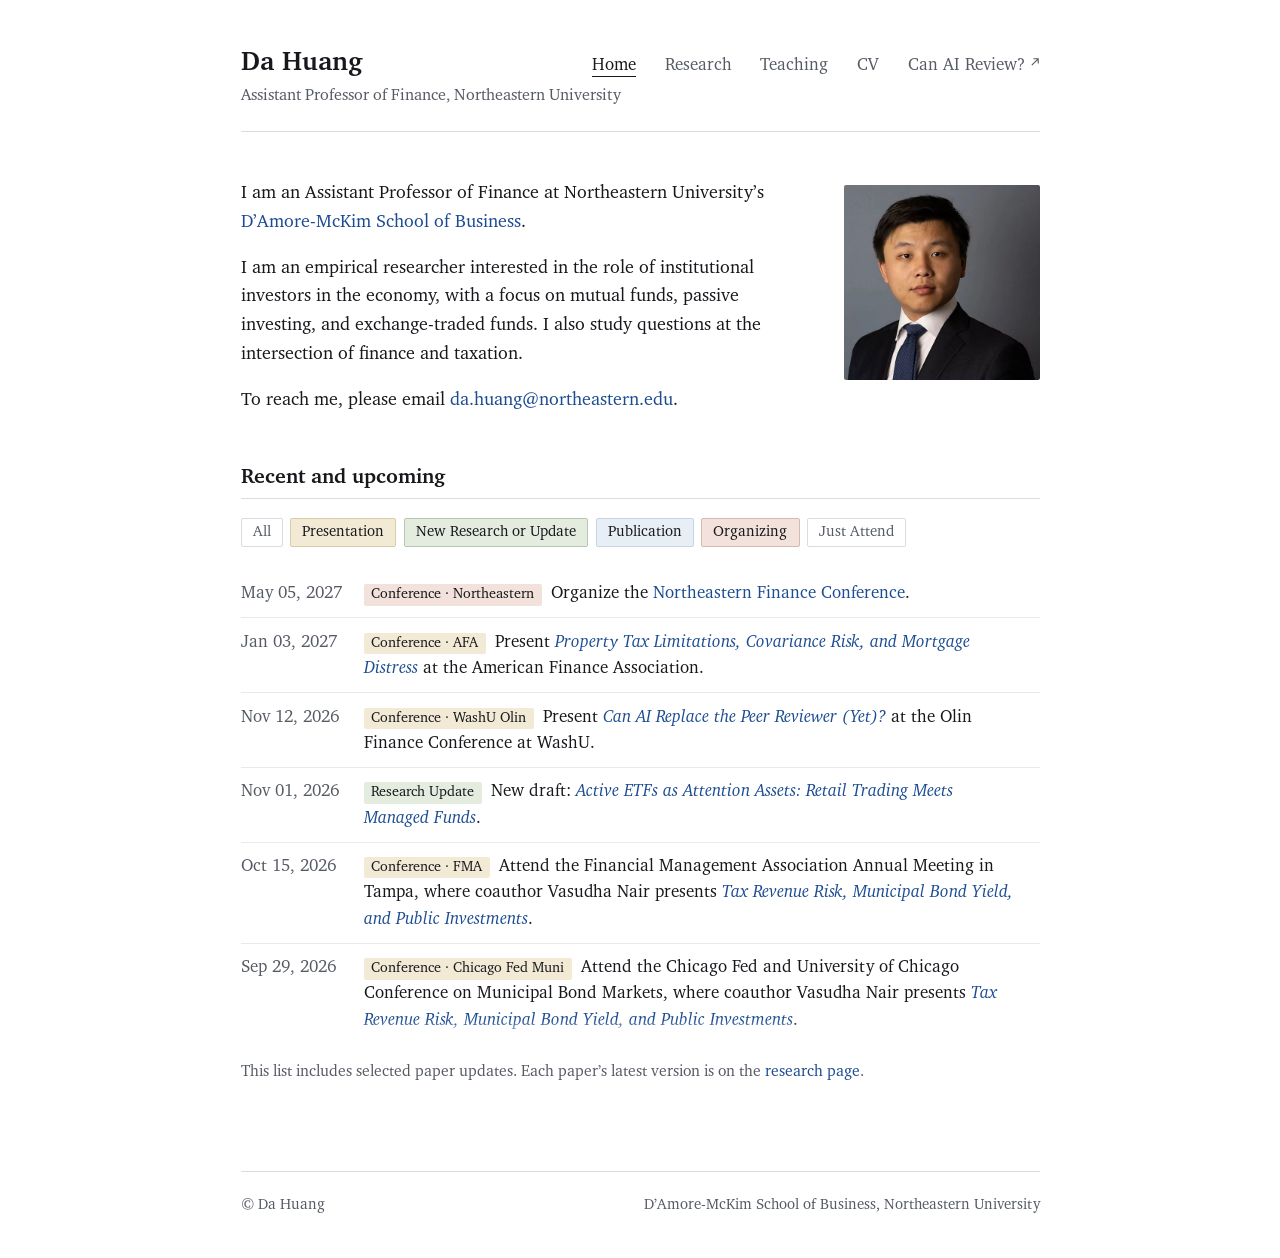
<file: index.html>
<!doctype html>
<html lang="en">
<head>
  <meta charset="utf-8">
  <meta http-equiv="X-UA-Compatible" content="chrome=1">
  <title>Da Huang — Assistant Professor of Finance</title>
  <meta name="description" content="Da Huang is an Assistant Professor of Finance at Northeastern University's D'Amore-McKim School of Business. Empirical research on institutional investors, mutual funds, passive investing, and ETFs.">
  <meta name="viewport" content="width=device-width, initial-scale=1">

  <!-- Favicon -->
  <link rel="icon" type="image/svg+xml" href="favicon.svg">
  <link rel="icon" type="image/png" sizes="32x32" href="favicon-32.png">
  <link rel="apple-touch-icon" href="apple-touch-icon.png">

  <!-- Social card (Open Graph / iMessage) -->
  <meta property="og:type" content="profile">
  <meta property="og:site_name" content="Da Huang">
  <meta property="og:title" content="Da Huang — Assistant Professor of Finance">
  <meta property="og:description" content="Assistant Professor of Finance at Northeastern University. Empirical research on institutional investors, mutual funds, passive investing, and ETFs.">
  <meta property="og:url" content="https://dahuang-finance.github.io/">
  <meta property="og:image" content="https://dahuang-finance.github.io/og-card.png">
  <meta property="og:image:width" content="1200">
  <meta property="og:image:height" content="630">
  <meta property="og:image:alt" content="Da Huang — Assistant Professor of Finance, Northeastern University">
  <meta property="profile:first_name" content="Da">
  <meta property="profile:last_name" content="Huang">
  <meta name="twitter:card" content="summary_large_image">

  <link rel="preload" href="fonts/xcharter-roman.woff2" as="font" type="font/woff2" crossorigin>
  <link rel="preload" href="fonts/xcharter-bold.woff2" as="font" type="font/woff2" crossorigin>
  <link rel="stylesheet" href="stylesheets/styles.css?v=2">
</head>
<body>
  <main class="page">

    <header class="site-header">
      <div class="brand">
        <h1 class="name"><a href="./">Da Huang</a></h1>
        <p class="role">Assistant Professor of Finance, Northeastern University</p>
      </div>
      <nav class="primary" aria-label="Primary">
        <ul>
          <li><a href="./" aria-current="page">Home</a></li>
          <li><a href="research.html">Research</a></li>
          <li><a href="teaching.html">Teaching</a></li>
          <li><a href="cv.html">CV</a></li>
          <li><a href="https://canaireview.com" target="_blank" rel="noopener">Can AI Review?</a></li>
        </ul>
      </nav>
    </header>

    <section class="hero">
      <div class="lede">
        <p>I am an Assistant Professor of Finance at Northeastern University&rsquo;s <a href="https://damore-mckim.northeastern.edu/" target="_blank" rel="noopener">D&rsquo;Amore-McKim School of Business</a>.</p>
        <p>I am an empirical researcher interested in the role of institutional investors in the economy, with a focus on mutual funds, passive investing, and exchange-traded funds. I also study questions at the intersection of finance and taxation.</p>
        <p>To reach me, please email <a href="mailto:da.huang@northeastern.edu">da.huang@northeastern.edu</a>.</p>
      </div>
      <figure class="portrait">
        <img src="dh2016.jpg" alt="Da Huang" width="520" height="520">
      </figure>
    </section>

    <section>
      <h2 id="recent">Recent and upcoming</h2>

      <div class="recent-filters" role="group" aria-label="Filter recent and upcoming items">
        <button type="button" class="filter-badge" data-filter="all"          aria-pressed="false">All</button>
        <button type="button" class="filter-badge" data-filter="presentation" aria-pressed="true">Presentation</button>
        <button type="button" class="filter-badge" data-filter="new"          aria-pressed="true">New Research or Update</button>
        <button type="button" class="filter-badge" data-filter="publication"  aria-pressed="true">Publication</button>
        <button type="button" class="filter-badge" data-filter="organize"     aria-pressed="true">Organizing</button>
        <button type="button" class="filter-badge" data-filter="event"        aria-pressed="false">Just Attend</button>
      </div>

      <ul class="recent-feed">
        <li class="recent-entry" data-category="organize">
          <span class="when">May 05, 2027</span><span class="kind organize">Conference &middot; Northeastern</span>Organize the <a href="https://damore-mckim.northeastern.edu/finance-conference/" target="_blank" rel="noopener">Northeastern Finance Conference</a>.
        </li>
        <li class="recent-entry" data-category="presentation">
          <span class="when">Jan 03, 2027</span><span class="kind conference">Conference &middot; AFA</span>Present <a href="https://papers.ssrn.com/sol3/papers.cfm?abstract_id=4332670" target="_blank" rel="noopener"><em>Property Tax Limitations, Covariance Risk, and Mortgage Distress</em></a> at the American Finance Association.
        </li>
        <li class="recent-entry" data-category="event">
          <span class="when">Dec 05, 2026</span><span class="kind event">Conference &middot; FRA</span>Attend the Financial Research Association Conference.
        </li>
        <li class="recent-entry" data-category="presentation">
          <span class="when">Nov 12, 2026</span><span class="kind conference">Conference &middot; WashU Olin</span>Present <a href="https://papers.ssrn.com/sol3/papers.cfm?abstract_id=6872380" target="_blank" rel="noopener"><em>Can AI Replace the Peer Reviewer (Yet)?</em></a> at the Olin Finance Conference at WashU.
        </li>
        <li class="recent-entry" data-category="new">
          <span class="when">Nov 01, 2026</span><span class="kind new">Research Update</span>New draft: <a href="https://papers.ssrn.com/sol3/papers.cfm?abstract_id=5426275" target="_blank" rel="noopener"><em>Active ETFs as Attention Assets: Retail Trading Meets Managed Funds</em></a>.
        </li>
        <li class="recent-entry" data-category="presentation">
          <span class="when">Oct 15, 2026</span><span class="kind conference">Conference &middot; FMA</span>Attend the Financial Management Association Annual Meeting in Tampa, where coauthor Vasudha Nair presents <a href="research.html#tax-revenue-risk"><em>Tax Revenue Risk, Municipal Bond Yield, and Public Investments</em></a>.
        </li>
        <li class="recent-entry" data-category="event">
          <span class="when">Oct 01, 2026</span><span class="kind event">Conference &middot; Four Corners</span>Attend the Four Corners Index Investing Fall Conference at the DFA.
        </li>
        <li class="recent-entry" data-category="presentation">
          <span class="when">Sep 29, 2026</span><span class="kind conference">Conference &middot; Chicago Fed Muni</span>Attend the Chicago Fed and University of Chicago Conference on Municipal Bond Markets, where coauthor Vasudha Nair presents <a href="research.html#tax-revenue-risk"><em>Tax Revenue Risk, Municipal Bond Yield, and Public Investments</em></a>.
        </li>
        <li class="recent-entry" data-category="new">
          <span class="when">Sep 07, 2026</span><span class="kind new">Research Update</span>New draft: <a href="https://papers.ssrn.com/sol3/papers.cfm?abstract_id=6872380" target="_blank" rel="noopener"><em>Can AI Replace the Peer Reviewer (Yet)?</em></a>, now covering ten frontier models from Anthropic and OpenAI, from Opus 4.5 and GPT-5.1 through <span class="mark">Fable 5.1</span> and <span class="mark">GPT-6 Astra</span>. Also see results at <a href="https://canaireview.com" target="_blank" rel="noopener">CanAIReview.com</a>.
        </li>
        <li class="recent-entry" data-category="new">
          <span class="when">Aug 13, 2026</span><span class="kind new">Research Update</span>New draft: <a href="https://papers.ssrn.com/sol3/papers.cfm?abstract_id=5200592" target="_blank" rel="noopener"><em>All Shareholder Votes Are Not Created Equal</em></a>.
        </li>
        <li class="recent-entry" data-category="event">
          <span class="when">Jul 18, 2026</span><span class="kind event">Conference &middot; NBER SI</span>Attend the NBER SI Financial Market Structure.
        </li>
        <li class="recent-entry" data-category="event">
          <span class="when">Jun 12, 2026</span><span class="kind event">Conference &middot; FTG Bridging</span>Attend the FTG Conference on Bridging Theory and Empirical Research in Finance at Boston College.
        </li>
        <li class="recent-entry" data-category="new">
          <span class="when">Jun 03, 2026</span><span class="kind new">New Research</span>New paper: <a href="https://papers.ssrn.com/sol3/papers.cfm?abstract_id=6872380" target="_blank" rel="noopener"><span class="mark"><em>Can AI Replace the Peer Reviewer (Yet)?</em></span></a> We compare human and AI review scores for Utah Winter Finance Conference papers and find that AI complements but cannot replace human reviewers in scientific evaluation. Companion paper to the website <a href="https://canaireview.com" target="_blank" rel="noopener"><span class="mark">CanAIReview.com</span></a>.
        </li>
        <li class="recent-entry" data-category="presentation">
          <span class="when">May 08, 2026</span><span class="kind conference">Conference &middot; CFMR</span>Present <a href="https://papers.ssrn.com/sol3/papers.cfm?abstract_id=5426275" target="_blank" rel="noopener"><em>Active ETFs as Attention Assets: Retail Trading Meets Managed Funds</em></a> at the Conference on Financial Market Regulation at the SEC. <span class="mark">One of only two papers on the program</span> featured in Commissioner Uyeda&rsquo;s <a href="https://www.sec.gov/newsroom/speeches-statements/uyeda-remarks-conference-financial-market-regulation-050726#_ftn7:~:text=Da%20Huang,Managed%20Funds%20(Apr.%202026)" target="_blank" rel="noopener">remarks</a>.
        </li>
        <li class="recent-entry" data-category="organize">
          <span class="when">May 07, 2026</span><span class="kind organize">Conference &middot; Four Corners</span>Organize and host the Four Corners Index Investing Conference at Northeastern University.
        </li>
        <li class="recent-entry" data-category="presentation">
          <span class="when">May 07, 2026</span><span class="kind conference">Conference &middot; Four Corners</span>Attend the Four Corners Index Investing Conference, where coauthor Davidson Heath presents <a href="https://papers.ssrn.com/sol3/papers.cfm?abstract_id=5200592" target="_blank" rel="noopener"><em>All Shareholder Votes Are Not Created Equal</em></a>.
        </li>
        <li class="recent-entry" data-category="new">
          <span class="when">May 03, 2026</span><span class="kind new">New Research</span>Launch <a href="https://canaireview.com" target="_blank" rel="noopener"><span class="mark">CanAIReview.com</span></a> &mdash; measuring whether large language models can substitute for human reviewers in academic peer review.
        </li>
        <li class="recent-entry" data-category="presentation">
          <span class="when">Apr 17, 2026</span><span class="kind seminar">Seminar &middot; UConn</span>Present <a href="https://papers.ssrn.com/sol3/papers.cfm?abstract_id=5426275" target="_blank" rel="noopener"><em>Active ETFs as Attention Assets: Retail Trading Meets Managed Funds</em></a> at the University of Connecticut.
        </li>
        <li class="recent-entry" data-category="event">
          <span class="when">Mar 20, 2026</span><span class="kind event">Conference &middot; Napa</span>Attend the UC Davis-FMA Napa Finance Conference.
        </li>
        <li class="recent-entry" data-category="presentation">
          <span class="when">Mar 13, 2026</span><span class="kind conference">Conference &middot; MFA</span>Present <a href="https://papers.ssrn.com/sol3/papers.cfm?abstract_id=5200592" target="_blank" rel="noopener"><em>All Shareholder Votes Are Not Created Equal</em></a> at the Midwest Finance Association Annual Meeting.
        </li>
        <li class="recent-entry" data-category="event">
          <span class="when">Feb 26, 2026</span><span class="kind event">Conference &middot; ASU Sonoran</span>Attend the ASU Sonoran Winter Finance Conference.
        </li>
        <li class="recent-entry" data-category="event">
          <span class="when">Feb 04, 2026</span><span class="kind event">Conference &middot; UWFC</span>Attend the Utah Winter Finance Conference.
        </li>
        <li class="recent-entry" data-category="event">
          <span class="when">Jan 03, 2026</span><span class="kind event">Conference &middot; AFA</span>Attend the American Finance Association Annual Meeting in Philadelphia.
        </li>
        <li class="recent-entry" data-category="event">
          <span class="when">Dec 06, 2025</span><span class="kind event">Conference &middot; FRA</span>Attend the Financial Research Association Conference.
        </li>
        <li class="recent-entry" data-category="event">
          <span class="when">Dec 05, 2025</span><span class="kind event">Conference &middot; NBER Big Data</span>Attend the NBER Big Data Winter Conference.
        </li>
        <li class="recent-entry" data-category="publication">
          <span class="when">Nov 05, 2025</span><span class="kind published">JFQA</span><a href="https://doi.org/10.1017/S0022109025102378" target="_blank" rel="noopener">ETF Sampling and Index Arbitrage</a>, with Jonathan Brogaard and Davidson Heath, in the <em>Journal of Financial and Quantitative Analysis</em>, Volume 61, Issue 2 (March 2026), pp. 547&ndash;579.
        </li>
        <li class="recent-entry" data-category="event">
          <span class="when">Sep 26, 2025</span><span class="kind event">Conference &middot; Four Corners</span>Attend the Four Corners Index Investing Fall Conference at ICI.
        </li>
        <li class="recent-entry" data-category="event">
          <span class="when">Jul 12, 2025</span><span class="kind event">Conference &middot; NBER Big Data</span>Attend the NBER Big Data Summer Conference.
        </li>
        <li class="recent-entry" data-category="presentation">
          <span class="when">Jun 16, 2025</span><span class="kind workshop">Workshop &middot; ICI</span>Present <a href="https://papers.ssrn.com/sol3/papers.cfm?abstract_id=5426275" target="_blank" rel="noopener"><em>Active ETFs as Attention Assets: Retail Trading Meets Managed Funds</em></a> at the ICI Summer Research Workshop.
        </li>
        <li class="recent-entry" data-category="presentation">
          <span class="when">May 22, 2025</span><span class="kind conference">Conference &middot; Cavalcade NA</span>Present <a href="https://papers.ssrn.com/sol3/papers.cfm?abstract_id=5200592" target="_blank" rel="noopener"><em>All Shareholder Votes Are Not Created Equal</em></a> at the SFS Cavalcade North America.
        </li>
        <li class="recent-entry" data-category="event">
          <span class="when">May 04, 2025</span><span class="kind event">Conference &middot; Four Corners</span>Attend the Four Corners Index Investing Spring Conference at Vanderbilt.
        </li>
        <li class="recent-entry" data-category="event">
          <span class="when">Apr 24, 2025</span><span class="kind event">Conference &middot; Kentucky</span>Attend the Kentucky Finance Conference.
        </li>
        <li class="recent-entry" data-category="presentation">
          <span class="when">Apr 11, 2025</span><span class="kind conference">Conference &middot; Drexel Governance</span>Present <a href="https://papers.ssrn.com/sol3/papers.cfm?abstract_id=5200592" target="_blank" rel="noopener"><em>All Shareholder Votes Are Not Created Equal</em></a> at the Corporate Governance Conference at Drexel University.
        </li>
        <li class="recent-entry" data-category="event">
          <span class="when">Mar 22, 2025</span><span class="kind event">Conference &middot; Napa</span>Attend the UC Davis-FMA Napa Finance Conference.
        </li>
        <li class="recent-entry" data-category="event">
          <span class="when">Feb 13, 2025</span><span class="kind event">Conference &middot; ASU Sonoran</span>Attend the ASU Sonoran Winter Finance Conference.
        </li>
        <li class="recent-entry" data-category="event">
          <span class="when">Feb 05, 2025</span><span class="kind event">Conference &middot; UWFC</span>Attend the Utah Winter Finance Conference.
        </li>
        <li class="recent-entry" data-category="event">
          <span class="when">Dec 13, 2024</span><span class="kind event">Conference &middot; NBER Big Data</span>Attend the NBER Big Data Winter Conference.
        </li>
        <li class="recent-entry" data-category="event">
          <span class="when">Dec 07, 2024</span><span class="kind event">Conference &middot; FRA</span>Attend the Financial Research Association Conference.
        </li>
        <li class="recent-entry" data-category="event">
          <span class="when">Oct 16, 2024</span><span class="kind event">Conference &middot; Four Corners</span>Attend the Four Corners Index Investing Fall Conference at the University of Washington.
        </li>
        <li class="recent-entry" data-category="event">
          <span class="when">Jun 13, 2024</span><span class="kind event">Conference &middot; FTG Bridging</span>Attend the FTG Conference on Bridging Theory and Empirical Research in Finance at Boston College.
        </li>
        <li class="recent-entry" data-category="event">
          <span class="when">May 23, 2024</span><span class="kind event">Conference &middot; Four Corners</span>Attend the Four Corners Index Investing Spring Conference at UVA Darden.
        </li>
        <li class="recent-entry" data-category="publication">
          <span class="when">Apr 17, 2024</span><span class="kind published">JF</span><a href="https://onlinelibrary.wiley.com/doi/full/10.1111/jofi.13337" target="_blank" rel="noopener">Non-Standard Errors</a>, Menkveld et al., in the <em>Journal of Finance</em>, Volume 79, Issue 3 (June 2024), pp. 2339&ndash;2390.
        </li>
        <li class="recent-entry" data-category="event">
          <span class="when">Feb 08, 2024</span><span class="kind event">Conference &middot; ASU Sonoran</span>Attend the ASU Sonoran Winter Finance Conference.
        </li>
        <li class="recent-entry" data-category="event">
          <span class="when">Jan 31, 2024</span><span class="kind event">Conference &middot; UWFC</span>Attend the Utah Winter Finance Conference.
        </li>
        <li class="recent-entry" data-category="event">
          <span class="when">Jan 05, 2024</span><span class="kind event">Conference &middot; AFA</span>Attend the American Finance Association Annual Meeting in San Antonio.
        </li>
        <li class="recent-entry" data-category="event">
          <span class="when">Dec 09, 2023</span><span class="kind event">Conference &middot; FRA</span>Attend the Financial Research Association Conference.
        </li>
        <li class="recent-entry" data-category="event">
          <span class="when">Oct 26, 2023</span><span class="kind event">Conference &middot; Four Corners</span>Attend the Four Corners Index Investing Fall Conference at Vanguard.
        </li>
        <li class="recent-empty">No items in the selected categories.</li>
      </ul>
      <p class="feed-note">This list includes selected paper updates. Each paper&rsquo;s latest version is on the <a href="research.html">research page</a>.</p>
    </section>

    <script>
    (function () {
      const buttons = document.querySelectorAll('.filter-badge');
      const feed    = document.querySelector('.recent-feed');
      const entries = document.querySelectorAll('.recent-entry[data-category]');
      const state = { presentation: true, new: true, publication: true, organize: true, event: false };

      function render() {
        let visibleCount = 0;
        entries.forEach(el => {
          const show = state[el.dataset.category];
          el.classList.toggle('is-hidden', !show);
          if (show) visibleCount++;
        });
        feed.classList.toggle('is-empty', visibleCount === 0);

        buttons.forEach(btn => {
          const f = btn.dataset.filter;
          const active = (f === 'all')
            ? Object.values(state).every(Boolean)
            : state[f];
          btn.setAttribute('aria-pressed', active ? 'true' : 'false');
        });
      }

      buttons.forEach(btn => {
        btn.addEventListener('click', () => {
          const f = btn.dataset.filter;

          if (f === 'all') {
            // "All": from all-on, clear everything; otherwise turn everything on.
            const allActive = Object.values(state).every(Boolean);
            const next = !allActive;
            for (const k of Object.keys(state)) state[k] = next;
          } else {
            // Category: independent toggle (deselect X if on, select X if off).
            state[f] = !state[f];
          }
          render();
        });
      });

      render();
    })();
    </script>

  </main>

  <footer class="site-footer">
    <span>&copy; Da Huang</span>
    <span>D&rsquo;Amore-McKim School of Business, Northeastern University</span>
  </footer>
</body>
</html>
</file>
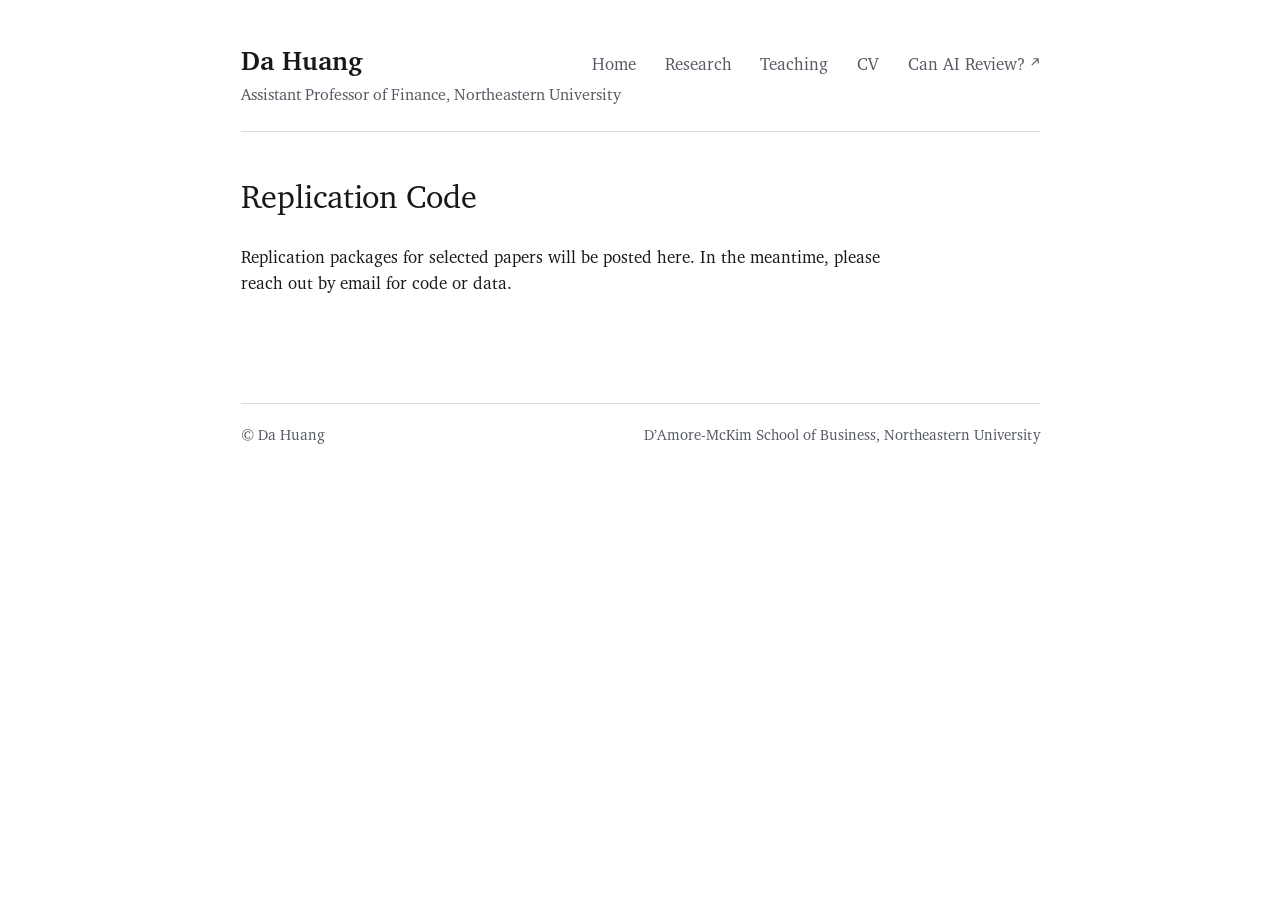
<file: code.html>
<!doctype html>
<html lang="en">
<head>
  <meta charset="utf-8">
  <meta http-equiv="X-UA-Compatible" content="chrome=1">
  <title>Replication Code — Da Huang</title>
  <meta name="description" content="Replication code for Da Huang's research.">
  <meta name="viewport" content="width=device-width, initial-scale=1">

  <!-- Favicon -->
  <link rel="icon" type="image/svg+xml" href="favicon.svg">
  <link rel="icon" type="image/png" sizes="32x32" href="favicon-32.png">
  <link rel="apple-touch-icon" href="apple-touch-icon.png">

  <!-- Social card (Open Graph / iMessage) -->
  <meta property="og:type" content="website">
  <meta property="og:site_name" content="Da Huang">
  <meta property="og:title" content="Replication Code — Da Huang">
  <meta property="og:description" content="Replication code for Da Huang's research.">
  <meta property="og:url" content="https://dahuang-finance.github.io/code.html">
  <meta property="og:image" content="https://dahuang-finance.github.io/og-card.png">
  <meta property="og:image:width" content="1200">
  <meta property="og:image:height" content="630">
  <meta property="og:image:alt" content="Da Huang — Assistant Professor of Finance, Northeastern University">
  <meta name="twitter:card" content="summary_large_image">

  <link rel="preload" href="fonts/xcharter-roman.woff2" as="font" type="font/woff2" crossorigin>
  <link rel="preload" href="fonts/xcharter-bold.woff2" as="font" type="font/woff2" crossorigin>
  <link rel="stylesheet" href="stylesheets/styles.css?v=2">
</head>
<body>
  <main class="page">

    <header class="site-header">
      <div class="brand">
        <p class="name"><a href="./">Da Huang</a></p>
        <p class="role">Assistant Professor of Finance, Northeastern University</p>
      </div>
      <nav class="primary" aria-label="Primary">
        <ul>
          <li><a href="./">Home</a></li>
          <li><a href="research.html">Research</a></li>
          <li><a href="teaching.html">Teaching</a></li>
          <li><a href="cv.html">CV</a></li>
          <li><a href="https://canaireview.com" target="_blank" rel="noopener">Can AI Review?</a></li>
        </ul>
      </nav>
    </header>

    <h1 class="page-title">Replication Code</h1>

    <div class="prose">
      <p>Replication packages for selected papers will be posted here. In the meantime, please reach out by email for code or data.</p>
    </div>

  </main>

  <footer class="site-footer">
    <span>&copy; Da Huang</span>
    <span>D&rsquo;Amore-McKim School of Business, Northeastern University</span>
  </footer>
</body>
</html>
</file>
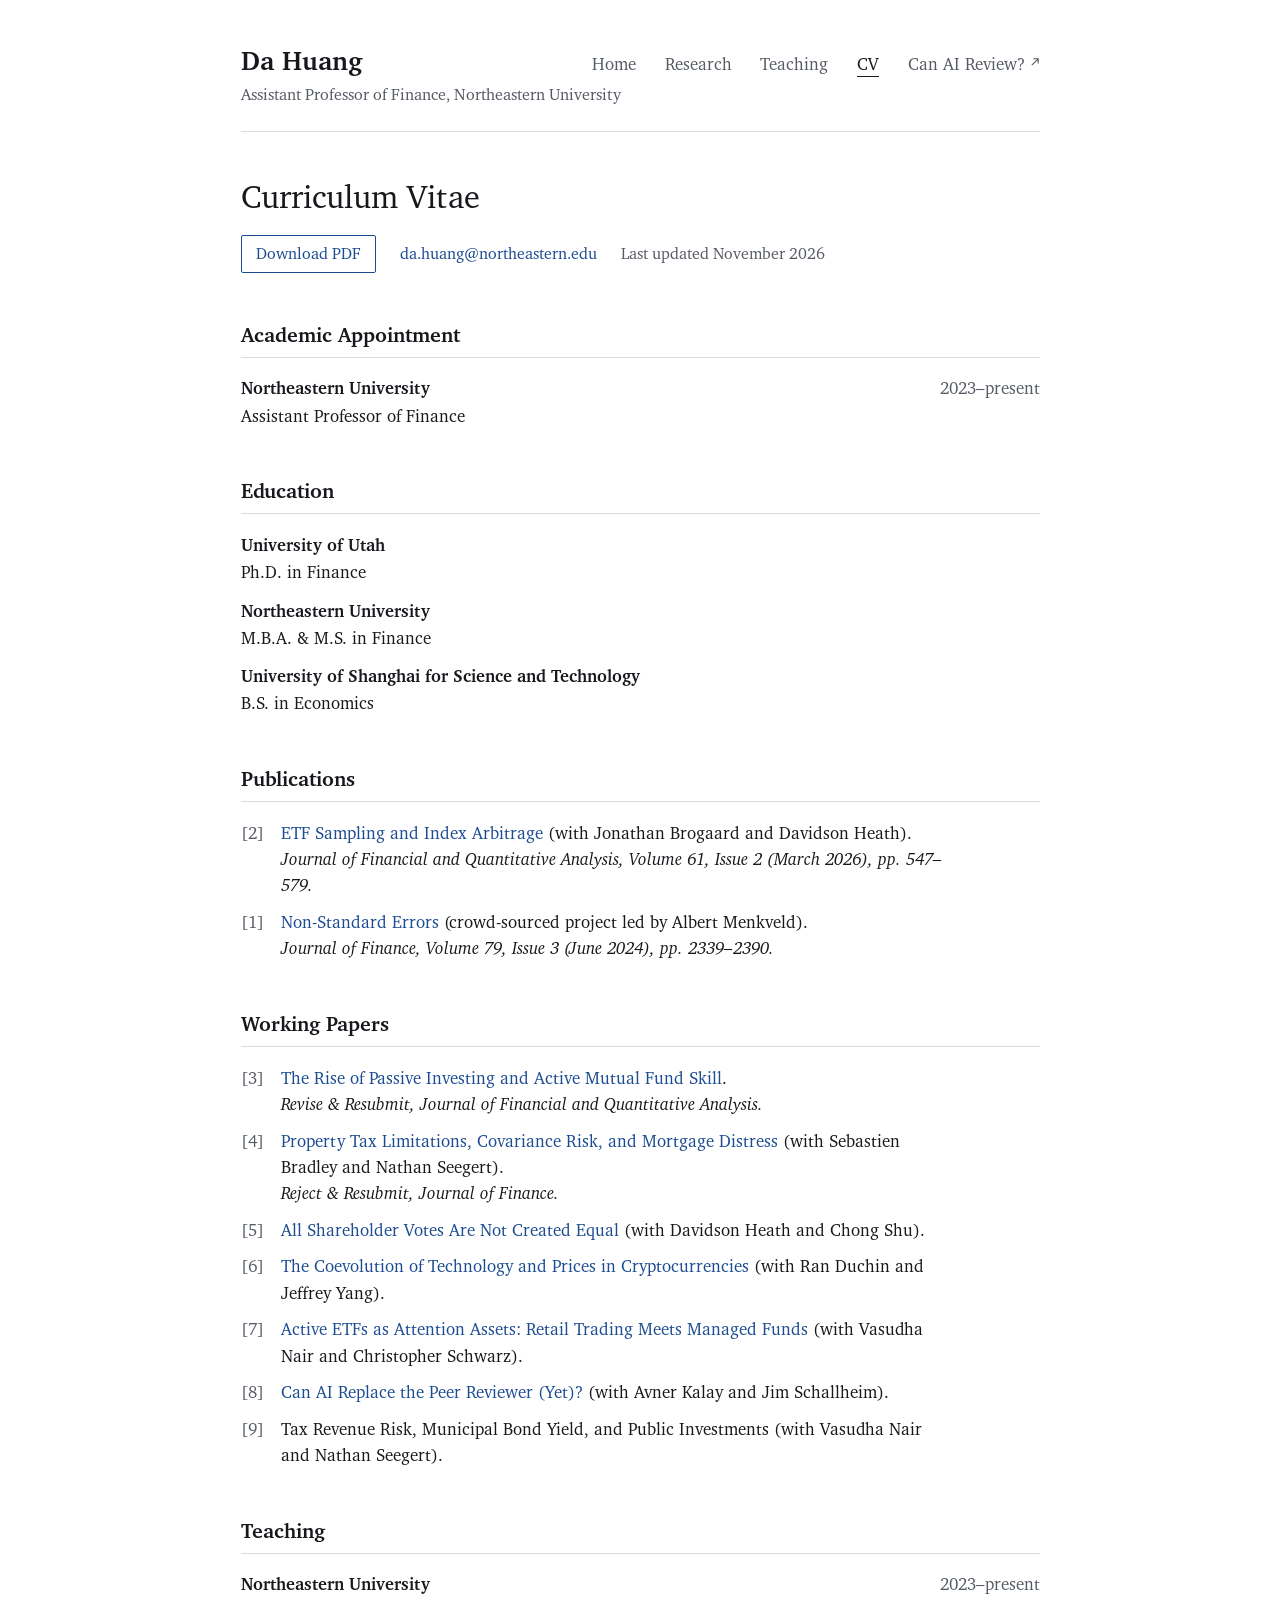
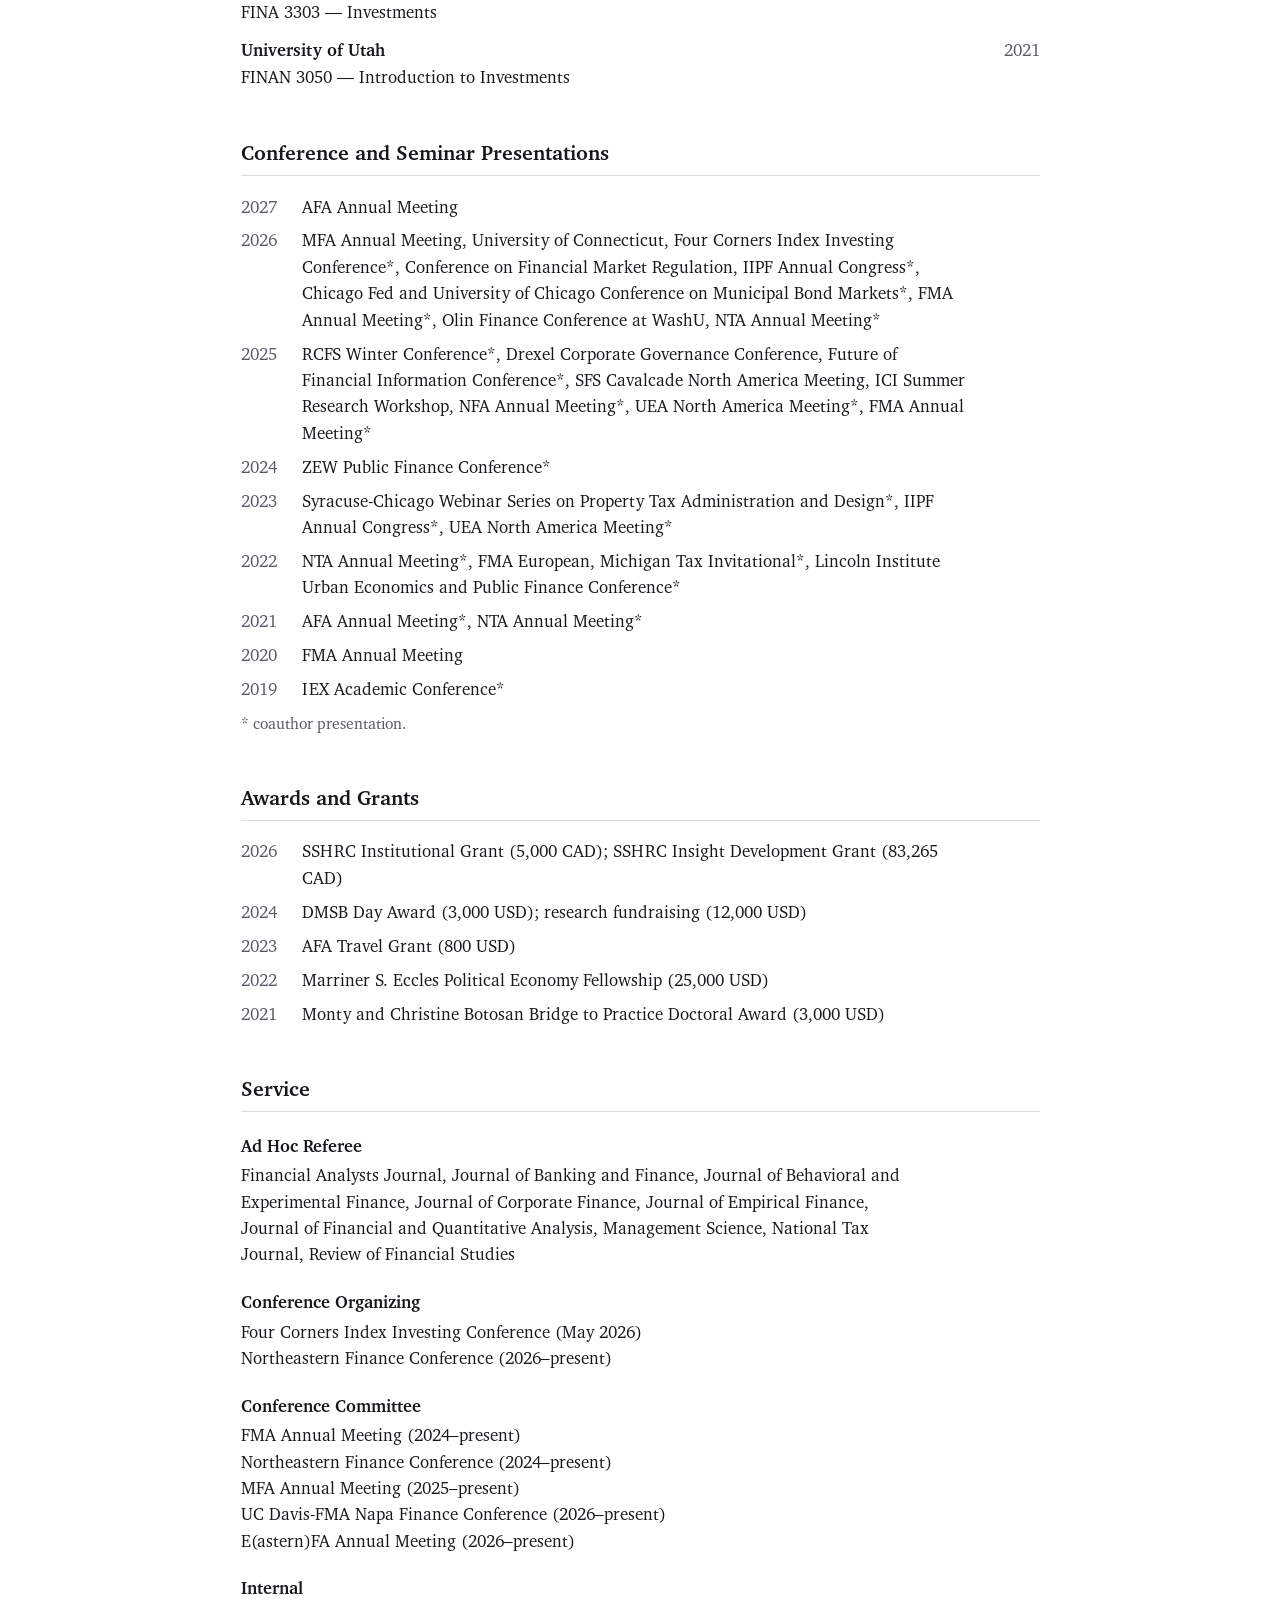
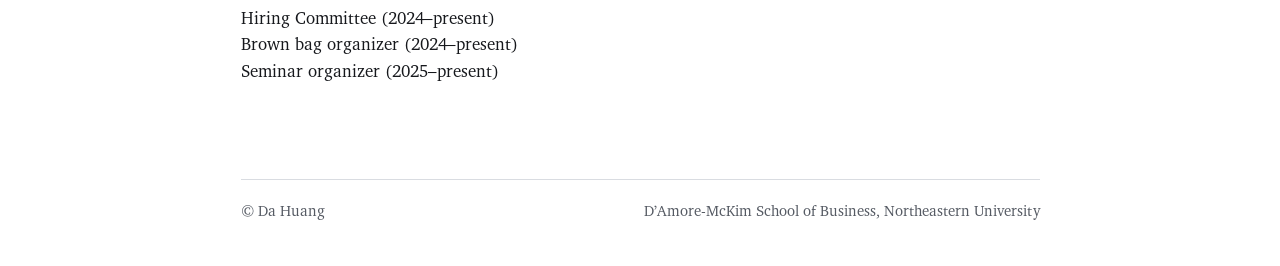
<file: cv.html>
<!doctype html>
<html lang="en">
<head>
  <meta charset="utf-8">
  <meta http-equiv="X-UA-Compatible" content="chrome=1">
  <title>Curriculum Vitae — Da Huang</title>
  <meta name="description" content="Curriculum vitae of Da Huang, Assistant Professor of Finance at Northeastern University's D'Amore-McKim School of Business.">
  <meta name="viewport" content="width=device-width, initial-scale=1">

  <!-- Favicon -->
  <link rel="icon" type="image/svg+xml" href="favicon.svg">
  <link rel="icon" type="image/png" sizes="32x32" href="favicon-32.png">
  <link rel="apple-touch-icon" href="apple-touch-icon.png">

  <!-- Social card (Open Graph / iMessage) -->
  <meta property="og:type" content="profile">
  <meta property="og:site_name" content="Da Huang">
  <meta property="og:title" content="Curriculum Vitae — Da Huang">
  <meta property="og:description" content="Curriculum vitae of Da Huang, Assistant Professor of Finance at Northeastern University.">
  <meta property="og:url" content="https://dahuang-finance.github.io/cv.html">
  <meta property="og:image" content="https://dahuang-finance.github.io/og-card.png">
  <meta property="og:image:width" content="1200">
  <meta property="og:image:height" content="630">
  <meta property="og:image:alt" content="Da Huang — Assistant Professor of Finance, Northeastern University">
  <meta property="profile:first_name" content="Da">
  <meta property="profile:last_name" content="Huang">
  <meta name="twitter:card" content="summary_large_image">

  <link rel="preload" href="fonts/xcharter-roman.woff2" as="font" type="font/woff2" crossorigin>
  <link rel="preload" href="fonts/xcharter-bold.woff2" as="font" type="font/woff2" crossorigin>
  <link rel="stylesheet" href="stylesheets/styles.css?v=2">
</head>
<body>
  <main class="page">

    <header class="site-header">
      <div class="brand">
        <p class="name"><a href="./">Da Huang</a></p>
        <p class="role">Assistant Professor of Finance, Northeastern University</p>
      </div>
      <nav class="primary" aria-label="Primary">
        <ul>
          <li><a href="./">Home</a></li>
          <li><a href="research.html">Research</a></li>
          <li><a href="teaching.html">Teaching</a></li>
          <li><a href="cv.html" aria-current="page">CV</a></li>
          <li><a href="https://canaireview.com" target="_blank" rel="noopener">Can AI Review?</a></li>
        </ul>
      </nav>
    </header>

    <div class="cv">

      <h1 class="page-title">Curriculum Vitae</h1>

      <div class="cv-actions">
        <a class="cv-download" href="research/CV.pdf" target="_blank" rel="noopener">Download PDF</a>
        <a class="cv-mail" href="mailto:da.huang@northeastern.edu">da.huang@northeastern.edu</a>
        <span class="cv-updated">Last updated November 2026</span>
      </div>

      <!-- ===================== Academic Appointment ===================== -->
      <h2>Academic Appointment</h2>
      <div class="cv-item">
        <div class="cv-item-head"><span class="cv-inst">Northeastern University</span><span class="cv-date">2023&ndash;present</span></div>
        <p class="cv-detail">Assistant Professor of Finance</p>
      </div>

      <!-- ===================== Education ===================== -->
      <h2>Education</h2>
      <div class="cv-item">
        <div class="cv-item-head"><span class="cv-inst">University of Utah</span></div>
        <p class="cv-detail">Ph.D. in Finance</p>
      </div>
      <div class="cv-item">
        <div class="cv-item-head"><span class="cv-inst">Northeastern University</span></div>
        <p class="cv-detail">M.B.A. &amp; M.S. in Finance</p>
      </div>
      <div class="cv-item">
        <div class="cv-item-head"><span class="cv-inst">University of Shanghai for Science and Technology</span></div>
        <p class="cv-detail">B.S. in Economics</p>
      </div>

      <!-- ===================== Publications ===================== -->
      <h2>Publications</h2>
      <div class="cv-pub">
        <span class="cv-num">[2]</span>
        <div class="cv-pub-body">
          <a href="https://doi.org/10.1017/S0022109025102378" target="_blank" rel="noopener">ETF Sampling and Index Arbitrage</a> <span class="cv-meta">(with Jonathan Brogaard and Davidson Heath)</span>.
          <span class="cv-venue"><em>Journal of Financial and Quantitative Analysis</em>, Volume 61, Issue 2 (March 2026), pp. 547&ndash;579.</span>
        </div>
      </div>
      <div class="cv-pub">
        <span class="cv-num">[1]</span>
        <div class="cv-pub-body">
          <a href="https://onlinelibrary.wiley.com/doi/full/10.1111/jofi.13337" target="_blank" rel="noopener">Non-Standard Errors</a> <span class="cv-meta">(crowd-sourced project led by Albert Menkveld)</span>.
          <span class="cv-venue"><em>Journal of Finance</em>, Volume 79, Issue 3 (June 2024), pp. 2339&ndash;2390.</span>
        </div>
      </div>

      <!-- ===================== Working Papers ===================== -->
      <h2>Working Papers</h2>
      <div class="cv-pub">
        <span class="cv-num">[3]</span>
        <div class="cv-pub-body">
          <a href="https://papers.ssrn.com/sol3/papers.cfm?abstract_id=4190266" target="_blank" rel="noopener">The Rise of Passive Investing and Active Mutual Fund Skill</a>.
          <span class="cv-venue"><em>Revise &amp; Resubmit, Journal of Financial and Quantitative Analysis.</em></span>
        </div>
      </div>
      <div class="cv-pub">
        <span class="cv-num">[4]</span>
        <div class="cv-pub-body">
          <a href="https://papers.ssrn.com/sol3/papers.cfm?abstract_id=4332670" target="_blank" rel="noopener">Property Tax Limitations, Covariance Risk, and Mortgage Distress</a> <span class="cv-meta">(with Sebastien Bradley and Nathan Seegert)</span>.
          <span class="cv-venue"><em>Reject &amp; Resubmit, Journal of Finance.</em></span>
        </div>
      </div>
      <div class="cv-pub">
        <span class="cv-num">[5]</span>
        <div class="cv-pub-body">
          <a href="https://papers.ssrn.com/sol3/papers.cfm?abstract_id=5200592" target="_blank" rel="noopener">All Shareholder Votes Are Not Created Equal</a> <span class="cv-meta">(with Davidson Heath and Chong Shu)</span>.
        </div>
      </div>
      <div class="cv-pub">
        <span class="cv-num">[6]</span>
        <div class="cv-pub-body">
          <a href="https://papers.ssrn.com/sol3/papers.cfm?abstract_id=5426235" target="_blank" rel="noopener">The Coevolution of Technology and Prices in Cryptocurrencies</a> <span class="cv-meta">(with Ran Duchin and Jeffrey Yang)</span>.
        </div>
      </div>
      <div class="cv-pub">
        <span class="cv-num">[7]</span>
        <div class="cv-pub-body">
          <a href="https://papers.ssrn.com/sol3/papers.cfm?abstract_id=5426275" target="_blank" rel="noopener">Active ETFs as Attention Assets: Retail Trading Meets Managed Funds</a> <span class="cv-meta">(with Vasudha Nair and Christopher Schwarz)</span>.
        </div>
      </div>
      <div class="cv-pub">
        <span class="cv-num">[8]</span>
        <div class="cv-pub-body">
          <a href="https://papers.ssrn.com/sol3/papers.cfm?abstract_id=6872380" target="_blank" rel="noopener">Can AI Replace the Peer Reviewer (Yet)?</a> <span class="cv-meta">(with Avner Kalay and Jim Schallheim)</span>.
        </div>
      </div>
      <div class="cv-pub">
        <span class="cv-num">[9]</span>
        <div class="cv-pub-body">
          Tax Revenue Risk, Municipal Bond Yield, and Public Investments <span class="cv-meta">(with Vasudha Nair and Nathan Seegert)</span>.
        </div>
      </div>

      <!-- ===================== Teaching ===================== -->
      <h2>Teaching</h2>
      <div class="cv-item">
        <div class="cv-item-head"><span class="cv-inst">Northeastern University</span><span class="cv-date">2023&ndash;present</span></div>
        <p class="cv-detail">FINA 3303 &mdash; Investments</p>
      </div>
      <div class="cv-item">
        <div class="cv-item-head"><span class="cv-inst">University of Utah</span><span class="cv-date">2021</span></div>
        <p class="cv-detail">FINAN 3050 &mdash; Introduction to Investments</p>
      </div>

      <!-- ===================== Presentations ===================== -->
      <h2>Conference and Seminar Presentations</h2>
      <dl class="cv-years">
        <div><dt>2027</dt><dd>AFA Annual Meeting</dd></div>
        <div><dt>2026</dt><dd>MFA Annual Meeting, University of Connecticut, Four Corners Index Investing Conference*, Conference on Financial Market Regulation, IIPF Annual Congress*, Chicago Fed and University of Chicago Conference on Municipal Bond Markets*, FMA Annual Meeting*, Olin Finance Conference at WashU, NTA Annual Meeting*</dd></div>
        <div><dt>2025</dt><dd>RCFS Winter Conference*, Drexel Corporate Governance Conference, Future of Financial Information Conference*, SFS Cavalcade North America Meeting, ICI Summer Research Workshop, NFA Annual Meeting*, UEA North America Meeting*, FMA Annual Meeting*</dd></div>
        <div><dt>2024</dt><dd>ZEW Public Finance Conference*</dd></div>
        <div><dt>2023</dt><dd>Syracuse-Chicago Webinar Series on Property Tax Administration and Design*, IIPF Annual Congress*, UEA North America Meeting*</dd></div>
        <div><dt>2022</dt><dd>NTA Annual Meeting*, FMA European, Michigan Tax Invitational*, Lincoln Institute Urban Economics and Public Finance Conference*</dd></div>
        <div><dt>2021</dt><dd>AFA Annual Meeting*, NTA Annual Meeting*</dd></div>
        <div><dt>2020</dt><dd>FMA Annual Meeting</dd></div>
        <div><dt>2019</dt><dd>IEX Academic Conference*</dd></div>
      </dl>
      <p class="cv-note"><span class="star">*</span> coauthor presentation.</p>

      <!-- ===================== Awards and Grants ===================== -->
      <h2>Awards and Grants</h2>
      <dl class="cv-years">
        <div><dt>2026</dt><dd>SSHRC Institutional Grant (5,000 CAD); SSHRC Insight Development Grant (83,265 CAD)</dd></div>
        <div><dt>2024</dt><dd>DMSB Day Award (3,000 USD); research fundraising (12,000 USD)</dd></div>
        <div><dt>2023</dt><dd>AFA Travel Grant (800 USD)</dd></div>
        <div><dt>2022</dt><dd>Marriner S. Eccles Political Economy Fellowship (25,000 USD)</dd></div>
        <div><dt>2021</dt><dd>Monty and Christine Botosan Bridge to Practice Doctoral Award (3,000 USD)</dd></div>
      </dl>

      <!-- ===================== Service ===================== -->
      <h2>Service</h2>
      <h3>Ad Hoc Referee</h3>
      <p class="cv-svc">Financial Analysts Journal, Journal of Banking and Finance, Journal of Behavioral and Experimental Finance, Journal of Corporate Finance, Journal of Empirical Finance, Journal of Financial and Quantitative Analysis, Management Science, National Tax Journal, Review of Financial Studies</p>

      <h3>Conference Organizing</h3>
      <p class="cv-svc">Four Corners Index Investing Conference (May 2026)<br>Northeastern Finance Conference (2026&ndash;present)</p>

      <h3>Conference Committee</h3>
      <p class="cv-svc">FMA Annual Meeting (2024&ndash;present)<br>Northeastern Finance Conference (2024&ndash;present)<br>MFA Annual Meeting (2025&ndash;present)<br>UC Davis-FMA Napa Finance Conference (2026&ndash;present)<br>E(astern)FA Annual Meeting (2026&ndash;present)</p>

      <h3>Internal</h3>
      <p class="cv-svc">Hiring Committee (2024&ndash;present)<br>Brown bag organizer (2024&ndash;present)<br>Seminar organizer (2025&ndash;present)</p>

    </div>

  </main>

  <footer class="site-footer">
    <span>&copy; Da Huang</span>
    <span>D&rsquo;Amore-McKim School of Business, Northeastern University</span>
  </footer>
</body>
</html>
</file>
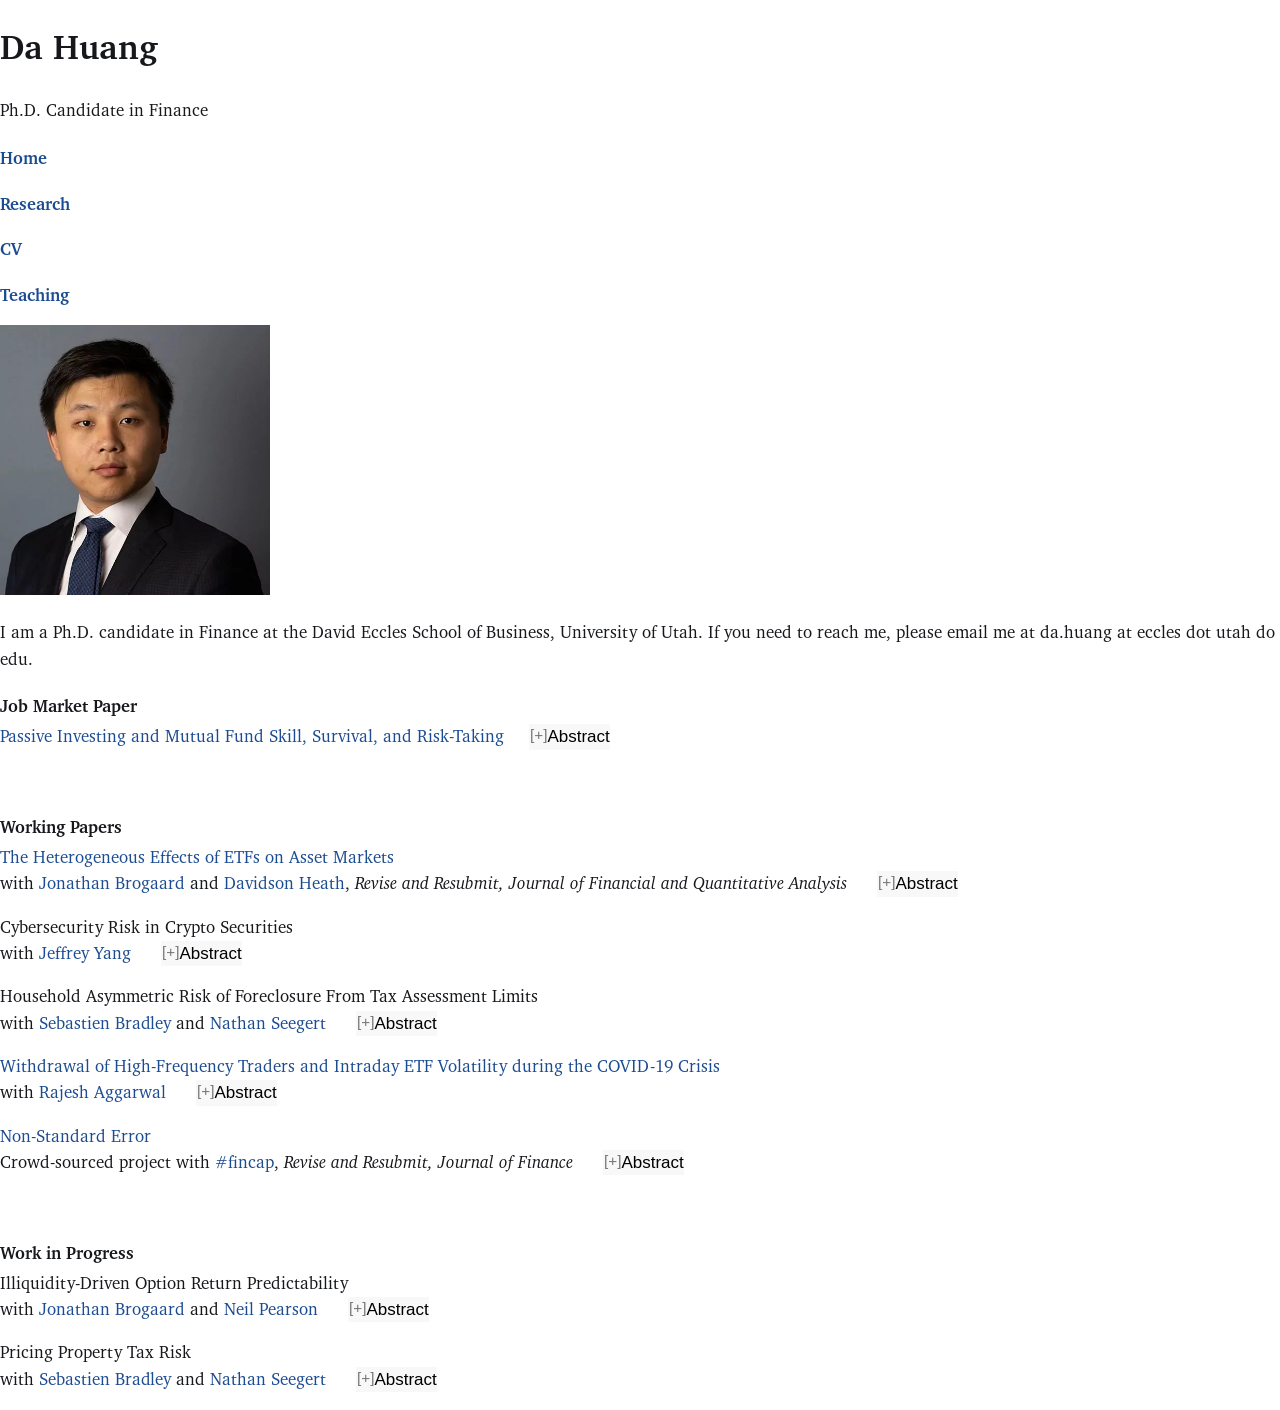
<file: papers.html>
<!doctype html>
<html>
  <head>
    <meta charset="utf-8">
    <meta http-equiv="X-UA-Compatible" content="chrome=1">
    <title>Da Huang by dahuang-finance</title>

    <link rel="stylesheet" href="stylesheets/styles.css">
    <link rel="stylesheet" href="stylesheets/github-light.css">
    <meta name="viewport" content="width=device-width, initial-scale=1, user-scalable=no">
    <!--[if lt IE 9]>
    <script src="//html5shiv.googlecode.com/svn/trunk/html5.js"></script>
    <![endif]-->
    <style>
      button.accordion2 {
      font:14px/1.5 Lato, "Helvetica Neue", Helvetica, Arial, sans-serif;
      cursor: pointer;
      padding: 0px;
      border: none;
      text-align: left;
      outline: none;
      font-size: 100%;
      transition: 0.4s;
      background-color: #f8f8f8;
      }
      button.accordion {
      font:14px/1.5 Lato, "Helvetica Neue", Helvetica, Arial, sans-serif;
      cursor: pointer;
      padding: 0px;
      border: none;
      text-align: left;
      outline: none;
      font-size: 100%;
      transition: 0.4s;
      background-color: #f8f8f8;
      }
      button.accordion.active, button.accordion:hover {
      background-color: #f8f8f8;
      }
      button.accordion:after {
      content: '[+]';
      font-size: 90%;
      color:#777;
      float: left;
      margin-left: 1px;
      }

      button.accordion2:after {
      content: '[#]';
      font-size: 90%;
      color:#777;
      float: left;
      margin-left: 1px;
      }

      button.accordion.active:after {
      content: "[\2212]";
      }
      div.panel {
      padding: 0 20px;
      margin-top: 5px;
      display: none;
      background-color: white;
      font-size: 100%;
      }
      div.panel.show {
      display: block !important;
      }
    </style>
  </head>
  <body>
    <div class="wrapper">
      <header>
        <h1>Da Huang</h1>
        <p>Ph.D. Candidate in Finance</p>
        <h3><p class="view"><a href="https://dahuang-finance.github.io/">Home</a></p></h3>
        <h3><p class="view"><a href="https://dahuang-finance.github.io/papers.html">Research</a></p></h3>
	<h3><p class="view"><a href="https://dahuang-finance.github.io/papers/cv.pdf">CV</a></p></h3>
	<h3><p class="view"><a href="https://dahuang-finance.github.io/teaching.html">Teaching</a></p></h3>
	<p class="view"><img src="dh2016.jpg" width=270 height=360></p>
	<p>I am a Ph.D. candidate in Finance at the David Eccles School of Business, University of Utah. If you need to reach me, please email me at da.huang at eccles dot utah do edu. </p>
      </header>
      <section>
	<h3> Job Market Paper</h3>	
	<p style="margin:0;" }><p > <a href="https://papers.ssrn.com/sol3/papers.cfm?abstract_id=4190266">Passive Investing and Mutual Fund Skill, Survival, and Risk-Taking</a>&nbsp &nbsp &nbsp<button class="accordion">  Abstract	</button>
	<div class="panel" style="background-color: #F1F1F1; color: #666; padding: 10px;"> This paper examines how the rise of passive investing affects active management. I develop a parsimonious model of passive and active investment in which greater passive investment accelerates investors' learning about active managers' skill. The model provides a rational explanation, namely the rise of passive investing, for several empirical observations: A more skilled active mutual fund industry, more closet indexing by active funds, and compression of the performance distribution of active investing. I test the model's predictions using a novel shift-share instrumental variable design and show they are borne out in the data. I also find that high levels of passive investing improve market efficiency, consistent with a more skilled active mutual fund industry. </div></p>

	<br>
	<h3> Working Papers</h3>
	<p style="margin:0;" }><p > <a href="https://papers.ssrn.com/sol3/papers.cfm?abstract_id=3510359">The Heterogeneous Effects of ETFs on Asset Markets</a> <br> with <a href="https://brogaard.utah.edu/">Jonathan Brogaard</a> and <a href="https://davidsontheath.github.io/">Davidson Heath</a>, <i>Revise and Resubmit, Journal of Financial and Quantitative Analysis </i>&nbsp &nbsp &nbsp<button class="accordion">  Abstract	</button>
	<div class="panel" style="background-color: #F1F1F1; color: #666; padding: 10px;"> Passively tracking an index involves tradeoffs, the most basic of which is to minimize tracking error while controlling transaction costs. This paper shows that exchange-traded funds (ETFs) systematically underweight or omit illiquid index assets. As a result, ETFs have heterogeneous effects on underlying asset markets. Using an instrumental variables approach, we find that the trading activity of ETFs harms liquidity and price efficiency and increases volatility and co-movement for liquid assets, but has no effect on illiquid assets. Our results show that the effects of passive investing on asset markets depend on how passive intermediaries replicate their target index. </div></p>

	<p style="margin:0;" }><p > Cybersecurity Risk in Crypto Securities <br> with <a href="https://jeffreytyang.github.io/">Jeffrey Yang</a> &nbsp &nbsp &nbsp<button class="accordion">  Abstract	</button>
	<div class="panel" style="background-color: #F1F1F1; color: #666; padding: 10px;"> This paper examines how cybersecurity risk in crypto securities affects asset returns. Hackers steal cryptocurrencies by exploiting bugs in the code. We develop a novel measure of ex ante cybersecurity risk by counting bug reports from GitHub, which houses the source code that produces crypto assets. A high cybersecurity risk predicts a lower return: a one standard-deviation increase in cybersecurity risk is associated with a 17 basis point decline in daily return. We interpret cybersecurity as a shock to the production technology of crypto assets. The return predictability from our measure is unique because it does not rely on the assumption of crypto assets' fundamental value, but rather stems from the canonical investment-based asset pricing theory. </div></p>

	<p style="margin:0;" }><p > Household Asymmetric Risk of Foreclosure From Tax Assessment Limits <br> with <a href="https://www.lebow.drexel.edu/people/sebastienbradley">Sebastien Bradley</a> and <a href="https://www.nathanseegert.com/">Nathan Seegert</a> &nbsp &nbsp &nbsp<button class="accordion">  Abstract	</button>
	<div class="panel" style="background-color: #F1F1F1; color: #666; padding: 10px;"> Homeowners face risk due to variation in annual property tax liabilities which may result in financial distress and eventual mortgage foreclosure. We show that an unintended consequence of a common property tax feature, assessment limitations, exposes households to more systematic risk despite decreasing the variance of property tax payments. Using a state border discontinuity design for the universe of U.S. residential properties, we show that this increase in risk translates to homeowners facing relatively larger increases in property tax obligations during market downturns. As a result, short-tenured homeowners in assessment limitation states experienced a significantly higher probability of mortgage distress at the height of the Great Recession. The magnitude of this unintended effect is comparable to the increase in probability of mortgage distress associated with owning a home in disrepair and is approximately one tenth as large as the effect of moving between the first and fourth quartiles of the loan-to-value distribution. </div></p>

	<p style="margin:0;" }><p > <a href="https://papers.ssrn.com/sol3/papers.cfm?abstract_id=3992113">Withdrawal of High-Frequency Traders and Intraday ETF Volatility during the COVID-19 Crisis</a> <br> with <a href="https://damore-mckim.northeastern.edu/people/rajesh-k-aggarwal/">Rajesh Aggarwal</a> &nbsp &nbsp &nbsp<button class="accordion">  Abstract	</button>
	<div class="panel" style="background-color: #F1F1F1; color: #666; padding: 10px;"> Does high-frequency trade increase or decrease volatility in financial markets during crises? We introduce a novel intraday volatility measure for ETFs, and find that during the Covid-19 crisis period, the withdrawal of high-frequency trade from large stock ETFs increases intraday ETF volatility \textit{net of the fundamental shock from Covid itself} by over 30\%. The speed of arbitrage activities slows down during the Covid-19 period as high-frequency traders reduce the intensity of their trading. While high frequency traders may serve as de facto market makers during normal times, they withdraw from the market during a crisis, precisely when they are needed most. </div></p>

	<p style="margin:0;" }><p > <a href="https://papers.ssrn.com/sol3/papers.cfm?abstract_id=3961574">Non-Standard Error</a> <br> Crowd-sourced project with <a href="https://fincap.academy/">#fincap</a>, <i>Revise and Resubmit, Journal of Finance </i>   &nbsp &nbsp &nbsp<button class="accordion">  Abstract	</button>
	<div class="panel" style="background-color: #F1F1F1; color: #666; padding: 10px;"> In statistics, samples are drawn from a population in a data-generating process (DGP). Standard errors measure the uncertainty in sample estimates of population parameters. In science, evidence is generated to test hypotheses in an evidence-generating process (EGP). We claim that EGP variation across researchers adds uncertainty: non-standard errors. To study them, we let 164 teams test six hypotheses on the same sample. We find that non-standard errors are sizeable, on par with standard errors. Their size (i) co-varies only weakly with team merits, reproducibility, or peer rating, (ii) declines significantly after peer-feedback, and (iii) is underestimated by participants. </div></p>

	<br>
	<h3> Work in Progress</h3>
	<p style="margin:0;" }><p > Illiquidity-Driven Option Return Predictability<br> with <a href="https://brogaard.utah.edu/">Jonathan Brogaard</a> and <a href="https://giesbusiness.illinois.edu/profile/neil-pearson">Neil Pearson</a> &nbsp &nbsp &nbsp<button class="accordion">  Abstract	</button>
	<div class="panel" style="background-color: #F1F1F1; color: #666; padding: 10px;"> Empirical asset pricing literature views illiquid assets as a "bug" because they add noise and bias to analyses of return predictability. In this paper, we show that illiquidity is a feature rather than a bug for option return predictability. Previously well-documented trading strategies with high Sharpe ratio become unprofitable once we purge illiquid options from the analyses. Illiquidity is the source of return predictability. Our results are robust to varies microstructure bias corrections, suggesting thinly-traded and heavily-traded options are fundamentally different. Our results have important implications for future empirical research in option markets. </div></p>


	<p style="margin:0;" }><p > Pricing Property Tax Risk <br> with <a href="https://www.lebow.drexel.edu/people/sebastienbradley">Sebastien Bradley</a> and <a href="https://www.nathanseegert.com/">Nathan Seegert</a> &nbsp &nbsp &nbsp<button class="accordion">  Abstract	</button>
	<div class="panel" style="background-color: #F1F1F1; color: #666; padding: 10px;"> We develop a method of pricing tax risk using a Arrow-Debreu model combined with a detailed tax model. To demonstrate this method, we build a tax simulation model for property taxes in the United States that captures key features that differ across states and change the risk associated with the property tax. In this context, we conceptualize property tax payments as the payouts of a complex asset that differ across states of the world. We then simply price these payouts using an Arrow-Debreu pricing model. Pricing tax risk in this way has several important applications and is easily implemented. </div></p>

</section>
    </div>
    <script src="javascripts/scale.fix.js"></script>
    <script> 
    var acc = document.getElementsByClassName("accordion");
    var i;

    for (i = 0; i < acc.length; i++) {
        acc[i].onclick = function(){
            this.classList.toggle("active");
            this.parentNode.nextElementSibling.classList.toggle("show");
      }
    }
    </script>
  </body>
</html>
</file>
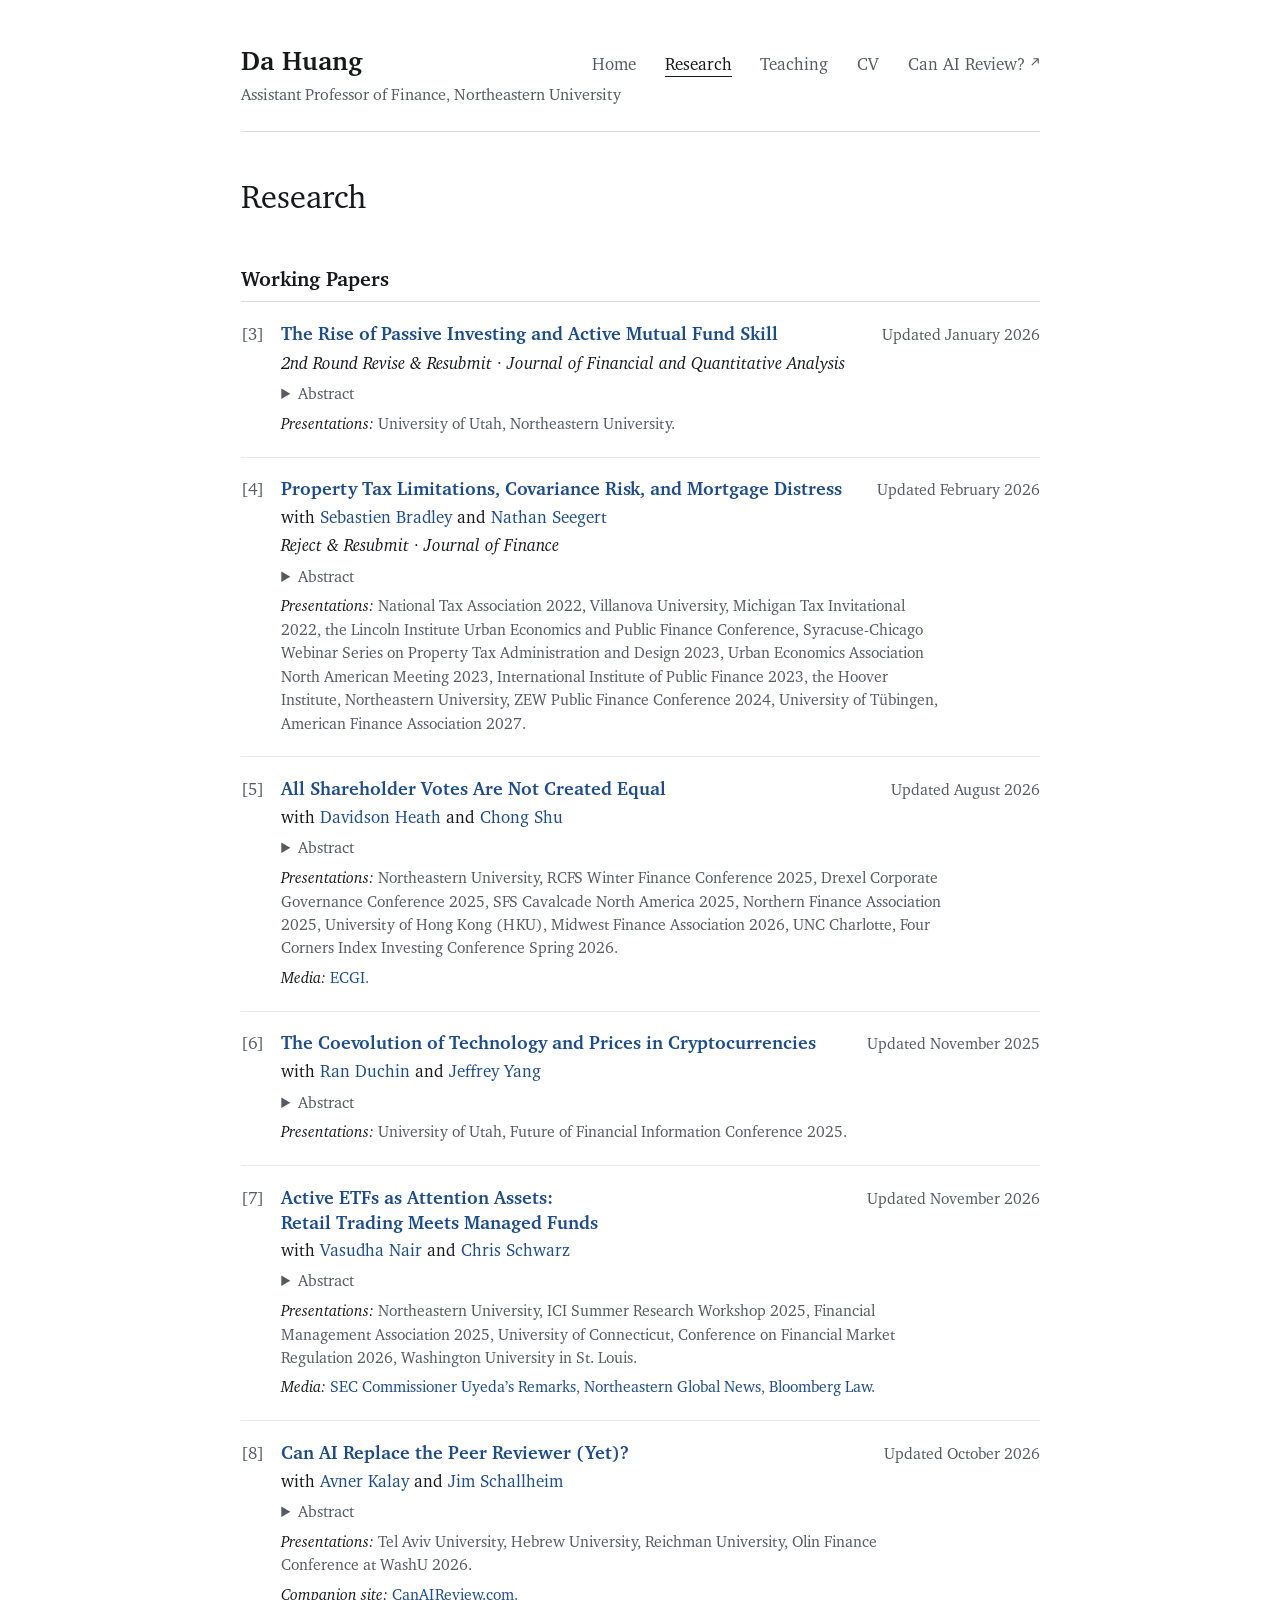
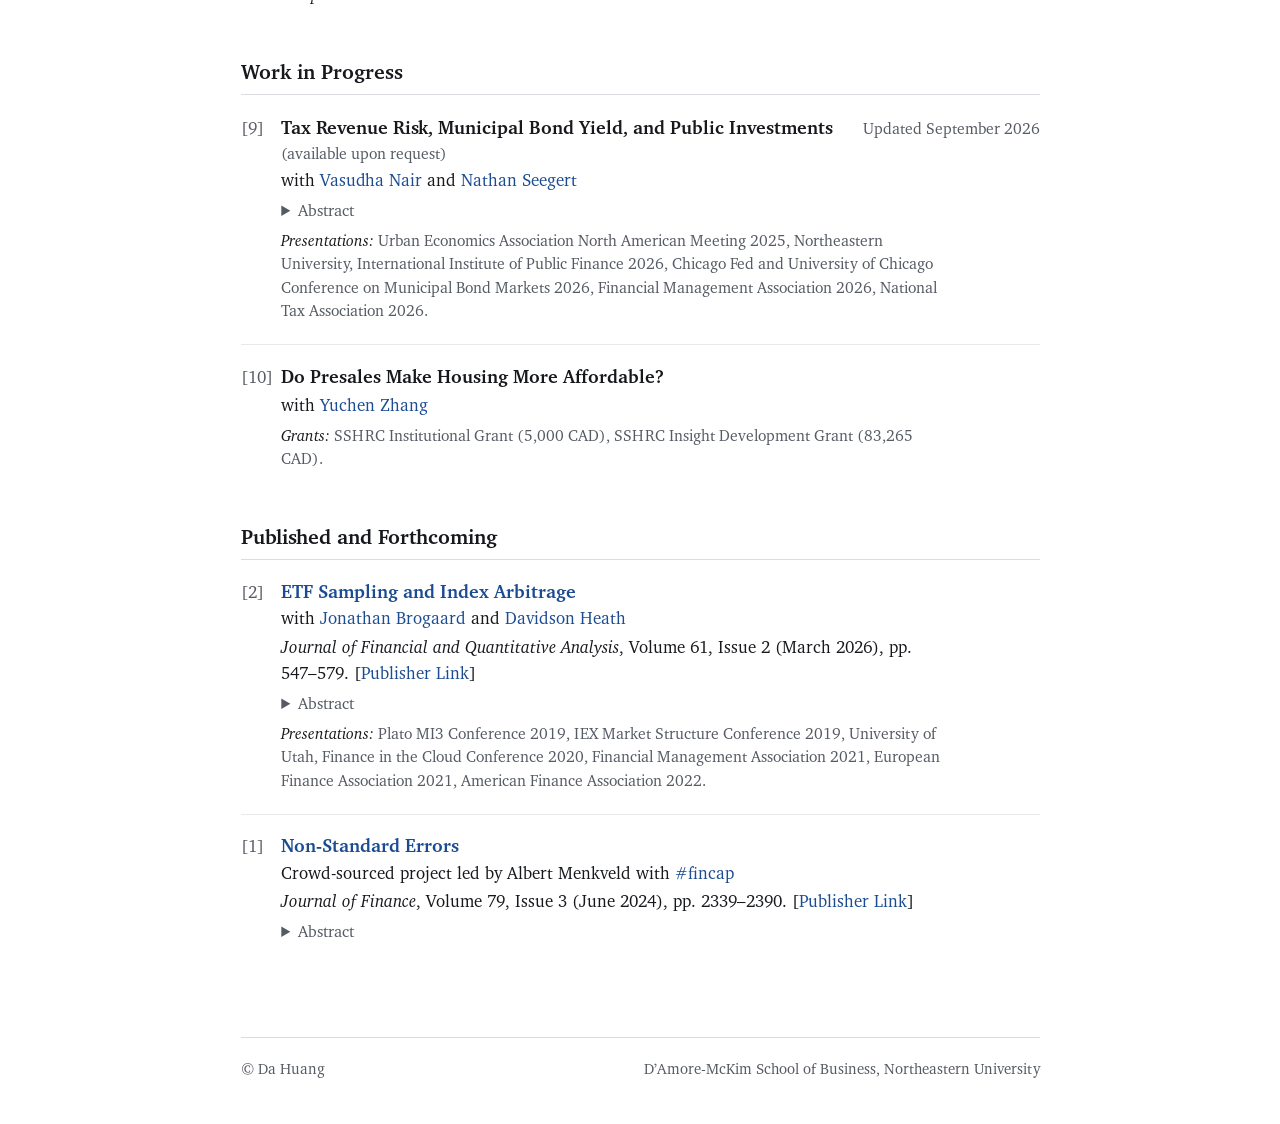
<file: research.html>
<!doctype html>
<html lang="en">
<head>
  <meta charset="utf-8">
  <meta http-equiv="X-UA-Compatible" content="chrome=1">
  <title>Research — Da Huang</title>
  <meta name="description" content="Research papers by Da Huang on institutional investors, mutual funds, passive investing, ETFs, and public finance.">
  <meta name="viewport" content="width=device-width, initial-scale=1">

  <!-- Favicon -->
  <link rel="icon" type="image/svg+xml" href="favicon.svg">
  <link rel="icon" type="image/png" sizes="32x32" href="favicon-32.png">
  <link rel="apple-touch-icon" href="apple-touch-icon.png">

  <!-- Social card (Open Graph / iMessage) -->
  <meta property="og:type" content="website">
  <meta property="og:site_name" content="Da Huang">
  <meta property="og:title" content="Research — Da Huang">
  <meta property="og:description" content="Research papers by Da Huang on institutional investors, mutual funds, passive investing, ETFs, and public finance.">
  <meta property="og:url" content="https://dahuang-finance.github.io/research.html">
  <meta property="og:image" content="https://dahuang-finance.github.io/og-card.png">
  <meta property="og:image:width" content="1200">
  <meta property="og:image:height" content="630">
  <meta property="og:image:alt" content="Da Huang — Assistant Professor of Finance, Northeastern University">
  <meta name="twitter:card" content="summary_large_image">

  <link rel="preload" href="fonts/xcharter-roman.woff2" as="font" type="font/woff2" crossorigin>
  <link rel="preload" href="fonts/xcharter-bold.woff2" as="font" type="font/woff2" crossorigin>
  <link rel="stylesheet" href="stylesheets/styles.css?v=2">
</head>
<body>
  <main class="page">

    <header class="site-header">
      <div class="brand">
        <p class="name"><a href="./">Da Huang</a></p>
        <p class="role">Assistant Professor of Finance, Northeastern University</p>
      </div>
      <nav class="primary" aria-label="Primary">
        <ul>
          <li><a href="./">Home</a></li>
          <li><a href="research.html" aria-current="page">Research</a></li>
          <li><a href="teaching.html">Teaching</a></li>
          <li><a href="cv.html">CV</a></li>
          <li><a href="https://canaireview.com" target="_blank" rel="noopener">Can AI Review?</a></li>
        </ul>
      </nav>
    </header>

    <h1 class="page-title">Research</h1>

    <!-- ===================== Working Papers ===================== -->
    <h2 id="working-papers">Working Papers</h2>
    <ol class="papers">

      <li class="paper" id="rise-of-passive">
        <div class="paper-head">
          <span class="paper-num">[3]</span>
          <h3 class="paper-title"><a href="https://papers.ssrn.com/sol3/papers.cfm?abstract_id=4190266" target="_blank" rel="noopener">The Rise of Passive Investing and Active Mutual Fund Skill</a></h3>
          <span class="when-inline">Updated January 2026</span>
        </div>
        <div class="paper-body">
          <p class="paper-coauthors"><span class="status-inline">2nd Round Revise &amp; Resubmit &middot; Journal of Financial and Quantitative Analysis</span></p>
          <details>
            <summary>Abstract</summary>
            <div class="abstract-body">
              <p>This paper shows that the rise of passive investing makes the active mutual fund industry more skilled. Greater passive investing makes it easier for active funds to outperform the benchmark and accelerates the exit of underperforming funds. In response, skilled managers take less risk to outperform more consistently. Since unskilled active managers introduce noise into stock prices, accelerating their exit improves market efficiency. These findings reconcile the rise of passive investing, closet indexing, and fund homogenization, which may imply a lack of skill, with the literature documenting the presence of skills in the active mutual fund industry.</p>
            </div>
          </details>
          <p class="paper-extras"><span class="label">Presentations</span> University of Utah, Northeastern University.</p>
        </div>
      </li>

      <li class="paper" id="property-tax">
        <div class="paper-head">
          <span class="paper-num">[4]</span>
          <h3 class="paper-title"><a href="https://papers.ssrn.com/sol3/papers.cfm?abstract_id=4332670" target="_blank" rel="noopener">Property Tax Limitations, Covariance Risk, and Mortgage Distress</a></h3>
          <span class="when-inline">Updated February 2026</span>
        </div>
        <div class="paper-body">
          <p class="paper-coauthors"><span class="with">with</span> <a href="https://www.lebow.drexel.edu/people/sebastienbradley" target="_blank" rel="noopener">Sebastien Bradley</a> and <a href="https://www.nathanseegert.com/" target="_blank" rel="noopener">Nathan Seegert</a></p>
          <p class="paper-coauthors"><span class="status-inline">Reject &amp; Resubmit &middot; Journal of Finance</span></p>
          <details>
            <summary>Abstract</summary>
            <div class="abstract-body">
              <p>We study how property tax limitations affect mortgage distress through the covariance risk of property taxes, the tendency for tax increases to coincide with economic downturns. Using a tax simulation with policy levers including assessment, rate, and levy limitations, we isolate the effect of tax limitations and show they increase covariance risk. Using parcel-level data in a state-border discontinuity design, we show that holding tax level fixed, a one-standard-deviation increase in limitation-policy-induced covariance risk raises distress probability by 30%, with stronger effects for financially vulnerable and minority households. These results highlight unintended consequences of tax limitations and motivate policy solutions.</p>
            </div>
          </details>
          <p class="paper-extras"><span class="label">Presentations</span> National Tax Association 2022, Villanova University, Michigan Tax Invitational 2022, the Lincoln Institute Urban Economics and Public Finance Conference, Syracuse-Chicago Webinar Series on Property Tax Administration and Design 2023, Urban Economics Association North American Meeting 2023, International Institute of Public Finance 2023, the Hoover Institute, Northeastern University, ZEW Public Finance Conference 2024, University of Tübingen, American Finance Association 2027.</p>
        </div>
      </li>

      <li class="paper" id="shareholder-votes">
        <div class="paper-head">
          <span class="paper-num">[5]</span>
          <h3 class="paper-title"><a href="https://papers.ssrn.com/sol3/papers.cfm?abstract_id=5200592" target="_blank" rel="noopener">All Shareholder Votes Are Not Created Equal</a></h3>
          <span class="when-inline">Updated August 2026</span>
        </div>
        <div class="paper-body">
          <p class="paper-coauthors"><span class="with">with</span> <a href="https://davidsontheath.github.io/" target="_blank" rel="noopener">Davidson Heath</a> and <a href="https://chong-shu.com/" target="_blank" rel="noopener">Chong Shu</a></p>
          <details>
            <summary>Abstract</summary>
            <div class="abstract-body">
              <p>Firms listen to some shareholders more than others. We show that a director&rsquo;s retention is more than twice as sensitive to dissent from active funds as to dissent from passive funds. A model decomposes this difference into two candidate channels, an exit threat and an information advantage. Empirically, we find support for the exit-threat channel and no support for the information channel. Despite their large stakes, &ldquo;Big Three&rdquo; passive funds sway boards no more than active funds outside the Big Three. Shareholder influence depends not only on the number of shares voted, but also on who casts the vote.</p>
            </div>
          </details>
          <p class="paper-extras"><span class="label">Presentations</span> Northeastern University, RCFS Winter Finance Conference 2025, Drexel Corporate Governance Conference 2025, SFS Cavalcade North America 2025, Northern Finance Association 2025, University of Hong Kong (HKU), Midwest Finance Association 2026, UNC Charlotte, Four Corners Index Investing Conference Spring 2026.</p>
          <p class="paper-extras"><span class="label">Media</span> <a href="https://www.ecgi.global/publications/blog/all-shareholder-votes-are-not-created-equal-why-some-investors-votes-matter-more/" target="_blank" rel="noopener">ECGI</a>.</p>
        </div>
      </li>

      <li class="paper" id="crypto-coevolution">
        <div class="paper-head">
          <span class="paper-num">[6]</span>
          <h3 class="paper-title"><a href="https://papers.ssrn.com/sol3/papers.cfm?abstract_id=5426235" target="_blank" rel="noopener">The Coevolution of Technology and Prices in Cryptocurrencies</a></h3>
          <span class="when-inline">Updated November 2025</span>
        </div>
        <div class="paper-body">
          <p class="paper-coauthors"><span class="with">with</span> <a href="https://sites.google.com/view/randuchin" target="_blank" rel="noopener">Ran Duchin</a> and <a href="https://jeffreytyang.github.io/" target="_blank" rel="noopener">Jeffrey Yang</a></p>
          <details>
            <summary>Abstract</summary>
            <div class="abstract-body">
              <p>This paper examines the coevolution of cryptocurrency technology, prices, and developer activity. Using high-frequency GitHub data, we construct novel measures of technology flaws (bug reports) and technology development (code commits) for major coins. We find that the emergence of a new technology flaw predicts a 7-basis-point decline in next-day returns with no subsequent reversal, indicating immediate and persistent pricing effects. Conversely, a 1% drop in coin valuation reduces technology development effort by 0.14%, suggesting feedback from markets to innovation. Together, these results reveal that technology is a fundamental driver of cryptocurrency valuation and that prices and technological progress are linked through a two-way feedback mechanism.</p>
            </div>
          </details>
          <p class="paper-extras"><span class="label">Presentations</span> University of Utah, Future of Financial Information Conference 2025.</p>
        </div>
      </li>

      <li class="paper" id="active-etfs">
        <div class="paper-head">
          <span class="paper-num">[7]</span>
          <h3 class="paper-title"><a href="https://papers.ssrn.com/sol3/papers.cfm?abstract_id=5426275" target="_blank" rel="noopener">Active ETFs as Attention Assets: Retail Trading Meets Managed Funds</a></h3>
          <span class="when-inline">Updated November 2026</span>
        </div>
        <div class="paper-body">
          <p class="paper-coauthors"><span class="with">with</span> <a href="https://www.vasudhanair.com" target="_blank" rel="noopener">Vasudha Nair</a> and <a href="https://merage.uci.edu/research-faculty/faculty-directory/Christopher-Schwarz.html" target="_blank" rel="noopener">Chris Schwarz</a></p>
          <details>
            <summary>Abstract</summary>
            <div class="abstract-body">
              <p>In contrast to active mutual funds (AMFs), active exchange-traded funds (AETFs) are growing rapidly. Their popularity is due to their structure, not performance, as AETFs underperform AMFs. Specifically, attention-driven retail investors trade AETFs as they trade equities: by chasing extreme short-term returns, both positive and negative, which creates a U-shaped flow-performance relation. However, long-term underperformance triggers little outflow, incentivizing AETF managers to raise volatility. Indeed, these managers, few of whom have ever managed a mutual fund, take significantly more risk. Overall, our results show how active management&rsquo;s migration from mutual funds to ETFs changes investor behavior and manager incentives.</p>
            </div>
          </details>
          <p class="paper-extras"><span class="label">Presentations</span> Northeastern University, ICI Summer Research Workshop 2025, Financial Management Association 2025, University of Connecticut, Conference on Financial Market Regulation 2026, Washington University in St. Louis.</p>
          <p class="paper-extras"><span class="label">Media</span> <a href="https://www.sec.gov/newsroom/speeches-statements/uyeda-remarks-conference-financial-market-regulation-050726#_ftn7:~:text=Da%20Huang,Managed%20Funds%20(Apr.%202026)" target="_blank" rel="noopener">SEC Commissioner Uyeda&rsquo;s Remarks</a>, <a href="https://news.northeastern.edu/2025/10/21/active-etf-performance-research/" target="_blank" rel="noopener">Northeastern Global News</a>, <a href="https://news.bloomberglaw.com/business-and-practice/venezuela-linked-etf-application-poses-thorny-choice-for-sec/" target="_blank" rel="noopener">Bloomberg Law</a>.</p>
        </div>
      </li>

      <li class="paper" id="can-ai-review">
        <div class="paper-head">
          <span class="paper-num">[8]</span>
          <h3 class="paper-title"><a href="https://papers.ssrn.com/sol3/papers.cfm?abstract_id=6872380" target="_blank" rel="noopener">Can AI Replace the Peer Reviewer (Yet)?</a></h3>
          <span class="when-inline">Updated October 2026</span>
        </div>
        <div class="paper-body">
          <p class="paper-coauthors"><span class="with">with</span> <a href="https://eccles.utah.edu/team/avner-kalay/" target="_blank" rel="noopener">Avner Kalay</a> and <a href="https://eccles.utah.edu/team/jim-schallheim/" target="_blank" rel="noopener">Jim Schallheim</a></p>
          <details>
            <summary>Abstract</summary>
            <div class="abstract-body">
              <p>We compare reviews of Utah Winter Finance Conference papers from ten frontier AI models and the human program committee. AI compresses scores to the middle, failing to identify the exceptional and clearly weak papers on which accept/reject decisions depend. AI&ndash;human per-paper agreement is weak, but comparable to human&ndash;human agreement on the same papers (r &asymp; 0.19). Disagreement reflects idiosyncratic judgment rather than error. The right question is who predicts future impact better. Humans predict citations better in the tails; AI predicts better in the middle, where the exact score barely affects program outcomes. AI complements, but cannot replace, human reviewers.</p>
            </div>
          </details>
          <p class="paper-extras"><span class="label">Presentations</span> Tel Aviv University, Hebrew University, Reichman University, Olin Finance Conference at WashU 2026.</p>
          <p class="paper-extras"><span class="label">Companion site</span> <a href="https://canaireview.com" target="_blank" rel="noopener">CanAIReview.com</a>.</p>
        </div>
      </li>

    </ol>

    <!-- ===================== Work in Progress ===================== -->
    <h2 id="work-in-progress">Work in Progress</h2>
    <ol class="papers" start="9">

      <li class="paper" id="tax-revenue-risk">
        <div class="paper-head">
          <span class="paper-num">[9]</span>
          <h3 class="paper-title">Tax Revenue Risk, Municipal Bond Yield, and Public Investments</h3>
          <span class="when-inline">Updated September 2026</span>
          <span class="paper-note">(available upon request)</span>
        </div>
        <div class="paper-body">
          <p class="paper-coauthors"><span class="with">with</span> <a href="https://www.vasudhanair.com/" target="_blank" rel="noopener">Vasudha Nair</a> and <a href="https://www.nathanseegert.com/" target="_blank" rel="noopener">Nathan Seegert</a></p>
          <details>
            <summary>Abstract</summary>
            <div class="abstract-body">
              <p>We show that <em>tax risk</em>, the covariance between a state&rsquo;s tax revenues and its economy, is priced in municipal bond yields. A one-standard-deviation increase in tax risk raises offering yields by 3 basis points and secondary-market yields by 7 basis points. A border-discontinuity design comparing neighboring counties across state borders yields similar estimates. The premium reflects repayment capacity and is absent where fiscal buffers are large or repayment is pledged from project revenues. We rule out revenue volatility, credit ratings, and expected default losses as alternative explanations. Tax risk thus raises governments&rsquo; cost of capital and lowers tax-backed public investment.</p>
            </div>
          </details>
          <p class="paper-extras"><span class="label">Presentations</span> Urban Economics Association North American Meeting 2025, Northeastern University, International Institute of Public Finance 2026, Chicago Fed and University of Chicago Conference on Municipal Bond Markets 2026, Financial Management Association 2026, National Tax Association 2026.</p>
        </div>
      </li>

      <li class="paper" id="presales-housing">
        <div class="paper-head">
          <span class="paper-num">[10]</span>
          <h3 class="paper-title">Do Presales Make Housing More Affordable?</h3>
        </div>
        <div class="paper-body">
          <p class="paper-coauthors"><span class="with">with</span> <a href="https://www.uoguelph.ca/profile/yuchen-zhang" target="_blank" rel="noopener">Yuchen Zhang</a></p>
          <p class="paper-extras"><span class="label">Grants</span> SSHRC Institutional Grant (5,000 CAD), SSHRC Insight Development Grant (83,265 CAD).</p>
        </div>
      </li>

    </ol>

    <!-- ===================== Published ===================== -->
    <h2 id="published">Published and Forthcoming</h2>
    <ol class="papers">

      <li class="paper" id="etf-sampling">
        <div class="paper-head">
          <span class="paper-num">[2]</span>
          <h3 class="paper-title"><a href="https://papers.ssrn.com/sol3/papers.cfm?abstract_id=3510359" target="_blank" rel="noopener">ETF Sampling and Index Arbitrage</a></h3>
          <span class="authors-inline"><span class="with">with</span> <a href="https://brogaard.utah.edu/" target="_blank" rel="noopener">Jonathan Brogaard</a> and <a href="https://davidsontheath.github.io/" target="_blank" rel="noopener">Davidson Heath</a></span>
        </div>
        <div class="paper-body">
          <p class="paper-citation"><em>Journal of Financial and Quantitative Analysis</em>, Volume 61, Issue 2 (March 2026), pp. 547&ndash;579. [<a href="https://doi.org/10.1017/S0022109025102378" target="_blank" rel="noopener">Publisher Link</a>]</p>
          <details>
            <summary>Abstract</summary>
            <div class="abstract-body">
              <p>This paper shows that exchange-traded funds (ETFs) &ldquo;sample&rdquo; their indexes, systematically underweighting or omitting illiquid index stocks. As a result, arbitrage activity between the ETF and its index has heterogeneous effects on underlying asset markets. Using an instrumental variables approach, we find that the trading activity of ETFs reduces liquidity and price efficiency and increases volatility and co-movement for liquid stocks, but has no effect on illiquid stocks. Our results demonstrate that the effects of passive investing on asset markets depend on how passive funds replicate their target index.</p>
            </div>
          </details>
          <p class="paper-extras"><span class="label">Presentations</span> Plato MI3 Conference 2019, IEX Market Structure Conference 2019, University of Utah, Finance in the Cloud Conference 2020, Financial Management Association 2021, European Finance Association 2021, American Finance Association 2022.</p>
        </div>
      </li>

      <li class="paper" id="non-standard-errors">
        <div class="paper-head">
          <span class="paper-num">[1]</span>
          <h3 class="paper-title"><a href="https://papers.ssrn.com/sol3/papers.cfm?abstract_id=3961574" target="_blank" rel="noopener">Non-Standard Errors</a></h3>
          <span class="authors-inline">Crowd-sourced project led by Albert Menkveld with <a href="https://fincap.academy/" target="_blank" rel="noopener">#fincap</a></span>
        </div>
        <div class="paper-body">
          <p class="paper-citation"><em>Journal of Finance</em>, Volume 79, Issue 3 (June 2024), pp. 2339&ndash;2390. [<a href="https://onlinelibrary.wiley.com/doi/full/10.1111/jofi.13337" target="_blank" rel="noopener">Publisher Link</a>]</p>
          <details>
            <summary>Abstract</summary>
            <div class="abstract-body">
              <p>In statistics, samples are drawn from a population in a data-generating process (DGP). Standard errors measure the uncertainty in sample estimates of population parameters. In science, evidence is generated to test hypotheses in an evidence-generating process (EGP). We claim that EGP variation across researchers adds uncertainty: non-standard errors. To study them, we let 164 teams test six hypotheses on the same sample. We find that non-standard errors are sizeable, on par with standard errors. Their size (i) co-varies only weakly with team merits, reproducibility, or peer rating, (ii) declines significantly after peer-feedback, and (iii) is underestimated by participants.</p>
            </div>
          </details>
        </div>
      </li>

    </ol>

  </main>

  <footer class="site-footer">
    <span>&copy; Da Huang</span>
    <span>D&rsquo;Amore-McKim School of Business, Northeastern University</span>
  </footer>
</body>
</html>
</file>
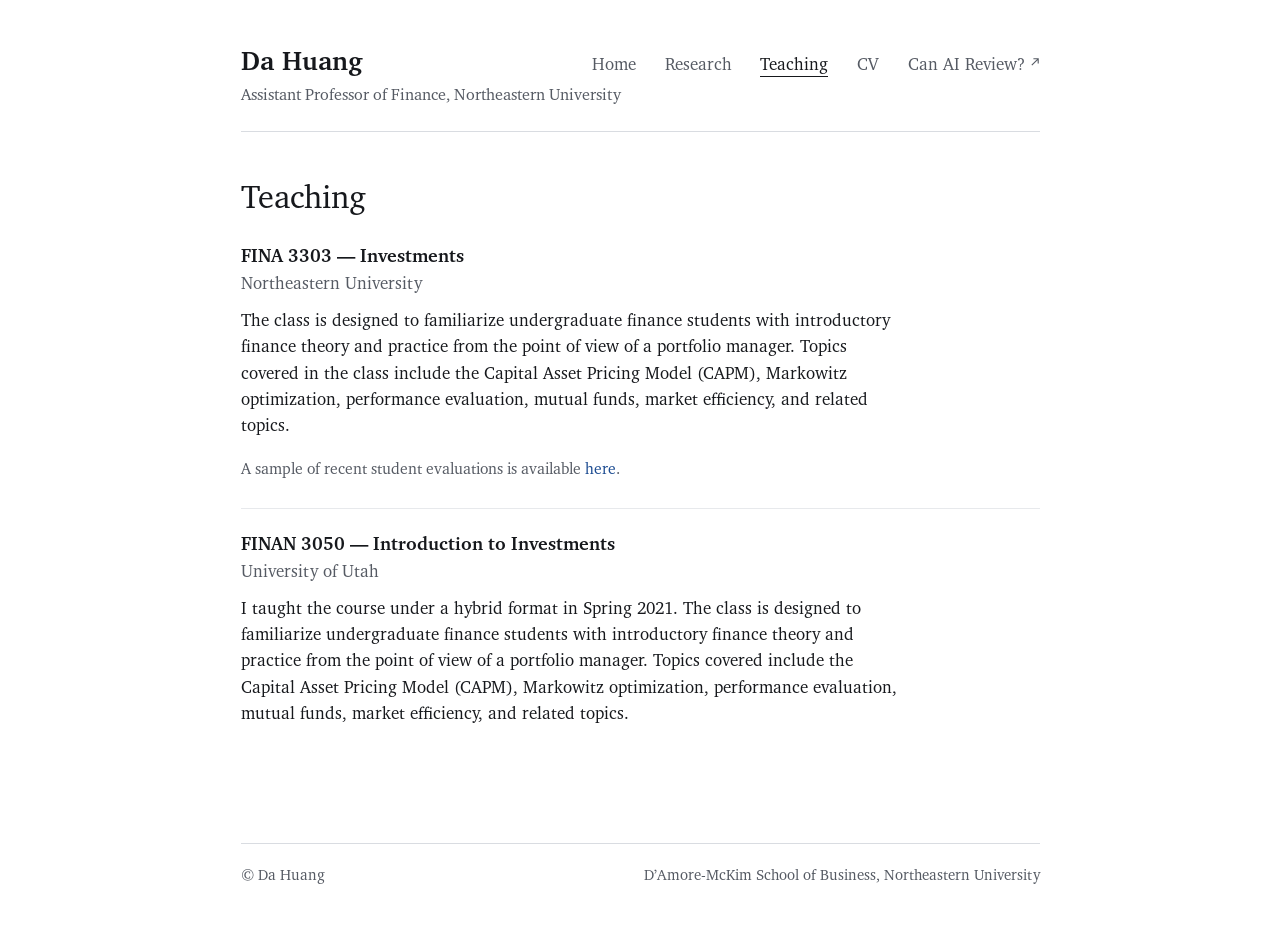
<file: teaching.html>
<!doctype html>
<html lang="en">
<head>
  <meta charset="utf-8">
  <meta http-equiv="X-UA-Compatible" content="chrome=1">
  <title>Teaching — Da Huang</title>
  <meta name="description" content="Courses taught by Da Huang at Northeastern University and the University of Utah.">
  <meta name="viewport" content="width=device-width, initial-scale=1">

  <!-- Favicon -->
  <link rel="icon" type="image/svg+xml" href="favicon.svg">
  <link rel="icon" type="image/png" sizes="32x32" href="favicon-32.png">
  <link rel="apple-touch-icon" href="apple-touch-icon.png">

  <!-- Social card (Open Graph / iMessage) -->
  <meta property="og:type" content="website">
  <meta property="og:site_name" content="Da Huang">
  <meta property="og:title" content="Teaching — Da Huang">
  <meta property="og:description" content="Courses taught by Da Huang at Northeastern University and the University of Utah.">
  <meta property="og:url" content="https://dahuang-finance.github.io/teaching.html">
  <meta property="og:image" content="https://dahuang-finance.github.io/og-card.png">
  <meta property="og:image:width" content="1200">
  <meta property="og:image:height" content="630">
  <meta property="og:image:alt" content="Da Huang — Assistant Professor of Finance, Northeastern University">
  <meta name="twitter:card" content="summary_large_image">

  <link rel="preload" href="fonts/xcharter-roman.woff2" as="font" type="font/woff2" crossorigin>
  <link rel="preload" href="fonts/xcharter-bold.woff2" as="font" type="font/woff2" crossorigin>
  <link rel="stylesheet" href="stylesheets/styles.css?v=2">
</head>
<body>
  <main class="page">

    <header class="site-header">
      <div class="brand">
        <p class="name"><a href="./">Da Huang</a></p>
        <p class="role">Assistant Professor of Finance, Northeastern University</p>
      </div>
      <nav class="primary" aria-label="Primary">
        <ul>
          <li><a href="./">Home</a></li>
          <li><a href="research.html">Research</a></li>
          <li><a href="teaching.html" aria-current="page">Teaching</a></li>
          <li><a href="cv.html">CV</a></li>
          <li><a href="https://canaireview.com" target="_blank" rel="noopener">Can AI Review?</a></li>
        </ul>
      </nav>
    </header>

    <h1 class="page-title">Teaching</h1>

    <div class="courses">

      <article class="course">
        <h3 class="course-title">FINA 3303 &mdash; Investments</h3>
        <p class="institution">Northeastern University</p>
        <p>The class is designed to familiarize undergraduate finance students with introductory finance theory and practice from the point of view of a portfolio manager. Topics covered in the class include the Capital Asset Pricing Model (CAPM), Markowitz optimization, performance evaluation, mutual funds, market efficiency, and related topics.</p>
        <p class="small">A sample of recent student evaluations is available <a href="teaching/FINAN3050/trace.pdf" target="_blank" rel="noopener">here</a>.</p>
      </article>

      <article class="course">
        <h3 class="course-title">FINAN 3050 &mdash; Introduction to Investments</h3>
        <p class="institution">University of Utah</p>
        <p>I taught the course under a hybrid format in Spring 2021. The class is designed to familiarize undergraduate finance students with introductory finance theory and practice from the point of view of a portfolio manager. Topics covered include the Capital Asset Pricing Model (CAPM), Markowitz optimization, performance evaluation, mutual funds, market efficiency, and related topics.</p>
      </article>

    </div>

  </main>

  <footer class="site-footer">
    <span>&copy; Da Huang</span>
    <span>D&rsquo;Amore-McKim School of Business, Northeastern University</span>
  </footer>
</body>
</html>
</file>
<file: stylesheets/styles.css>
/* =====================================================================
   Da Huang — academic homepage

   One typeface (Charter, the face of the PDF CV), black on white, and
   one color, used for links. Hierarchy comes from size, weight, and
   space. No labels in capitals, no badges, no tinted boxes.
   ===================================================================== */

/* XCharter, subset to Latin. Notice and source: fonts/NOTICE.txt */
@font-face {
  font-family: "XCharter";
  src: url("../fonts/xcharter-roman.woff2") format("woff2");
  font-weight: 400;
  font-style: normal;
  font-display: swap;
}
@font-face {
  font-family: "XCharter";
  src: url("../fonts/xcharter-italic.woff2") format("woff2");
  font-weight: 400;
  font-style: italic;
  font-display: swap;
}
@font-face {
  font-family: "XCharter";
  src: url("../fonts/xcharter-bold.woff2") format("woff2");
  font-weight: 700;
  font-style: normal;
  font-display: swap;
}
@font-face {
  font-family: "XCharter";
  src: url("../fonts/xcharter-bolditalic.woff2") format("woff2");
  font-weight: 700;
  font-style: italic;
  font-display: swap;
}

:root {
  --ink:    #16181c;   /* text */
  --ink-2:  #555a63;   /* dates, meta lines, footer */
  --rule:      #d9dce1;   /* lines under the header and the section headings */
  --rule-soft: #e7e9ec;   /* lighter lines between entries */
  --link:   #1b4b91;   /* the one color */
  --paper:  #ffffff;

  /* Apple devices have Charter installed, so the fallback matches. */
  --serif: "XCharter", Charter, "Bitstream Charter", "Sitka Text", Cambria, Georgia, serif;

  --page:    47rem;    /* content width */
  --measure: 39rem;    /* longest line of running prose */
  --gutter:  1.5rem;   /* side padding */
  --key:     7.25rem;  /* feed: the date column */
  --num:     2.4rem;   /* left column: paper numbers */

  /* The five kinds of feed entry. A tag and its filter button have the
     same tint; the edge color is the button's border. */
  --tint-presentation: #f3ead6;  --edge-presentation: #d9cda6;
  --tint-new:          #e3ecdf;  --edge-new:          #b7c7af;
  --tint-publication:  #e8eef6;  --edge-publication:  #c9d4e3;
  --tint-organize:     #f3e1dc;  --edge-organize:     #d9b9ae;
  --tint-event:        #ece6f3;  --edge-event:        #c9bdd9;
}

*, *::before, *::after { box-sizing: border-box; }

html {
  font-size: 106.25%;   /* 17px */
  -webkit-text-size-adjust: 100%;
  text-size-adjust: 100%;
}

body {
  margin: 0;
  background: var(--paper);
  color: var(--ink);
  font-family: var(--serif);
  font-size: 1rem;
  font-weight: 400;
  line-height: 1.55;
  font-kerning: normal;
  font-variant-numeric: lining-nums;
  text-rendering: optimizeLegibility;
  -webkit-font-smoothing: antialiased;
  -moz-osx-font-smoothing: grayscale;
}

img { max-width: 100%; height: auto; }

p { margin: 0 0 1rem; }

/* ---------- Links ---------- */
a {
  color: var(--link);
  text-decoration: none;
}

a:hover {
  text-decoration: underline;
  text-decoration-thickness: 1px;
  text-underline-offset: 0.18em;
}

a:focus-visible,
button:focus-visible,
summary:focus-visible {
  outline: 2px solid var(--link);
  outline-offset: 3px;
  border-radius: 2px;
}

/* ---------- Page frame ---------- */
.page,
.site-footer {
  max-width: calc(var(--page) + 2 * var(--gutter));
  margin: 0 auto;
  padding-left: var(--gutter);
  padding-right: var(--gutter);
}

.page { padding-bottom: 4rem; }

/* ---------- Header ----------
   Row 1: the name at left, the pages at right, on one baseline.
   Row 2: the role. .brand is display: contents, so the name and the
   role are placed on the header's own grid. */
.site-header {
  display: grid;
  grid-template-columns: minmax(0, 1fr) auto;
  grid-template-areas:
    "name nav"
    "role role";
  align-items: baseline;
  column-gap: 2rem;
  padding: 2.75rem 0 1.35rem;
  margin-bottom: 2.75rem;
  border-bottom: 1px solid var(--rule);
}

.brand { display: contents; }
.brand .name { grid-area: name; }
.brand .role { grid-area: role; }
nav.primary  { grid-area: nav; }

.brand .name {
  font-size: 1.55rem;
  font-weight: 700;
  line-height: 1.15;
  margin: 0;
}

.brand .name a {
  color: var(--ink);
  text-decoration: none;
}

.brand .role {
  font-size: 0.95rem;
  color: var(--ink-2);
  margin: 0.3rem 0 0;
  text-wrap: balance;
}

nav.primary ul {
  list-style: none;
  margin: 0;
  padding: 0;
  display: flex;
  flex-wrap: wrap;
  gap: 0.4rem 1.7rem;
}

nav.primary a {
  color: var(--ink-2);
  text-decoration: none;
  padding-bottom: 0.2rem;
  border-bottom: 1.5px solid transparent;
}

nav.primary a:hover { color: var(--ink); }

nav.primary a[aria-current="page"] {
  color: var(--ink);
  border-bottom-color: var(--ink);
}

/* A link that leaves the site: a small arrow after the label. */
nav.primary a[target="_blank"]::after {
  content: "";
  display: inline-block;
  width: 0.52em;
  height: 0.52em;
  margin-left: 0.32em;
  vertical-align: 0.2em;
  background: currentColor;
  -webkit-mask: url("data:image/svg+xml,%3Csvg xmlns='http://www.w3.org/2000/svg' viewBox='0 0 10 10'%3E%3Cpath d='M3 1h6v6M9 1 1 9' fill='none' stroke='black' stroke-width='1.4'/%3E%3C/svg%3E") center / contain no-repeat;
  mask: url("data:image/svg+xml,%3Csvg xmlns='http://www.w3.org/2000/svg' viewBox='0 0 10 10'%3E%3Cpath d='M3 1h6v6M9 1 1 9' fill='none' stroke='black' stroke-width='1.4'/%3E%3C/svg%3E") center / contain no-repeat;
}

/* ---------- Headings ---------- */
h1.page-title {
  font-size: 1.9rem;
  font-weight: 400;
  line-height: 1.2;
  margin: 0 0 1.6rem;
  text-wrap: balance;
}

h2 {
  font-size: 1.2rem;
  font-weight: 700;
  line-height: 1.3;
  margin: 2.9rem 0 1.1rem;
  padding-bottom: 0.45rem;
  border-bottom: 1px solid var(--rule);
}

h3 {
  font-size: 1rem;
  font-weight: 700;
  line-height: 1.4;
  margin: 1.3rem 0 0.3rem;
}

/* ---------- Home: introduction ---------- */
.hero {
  display: grid;
  grid-template-columns: minmax(0, 1fr) 11.5rem;
  gap: 3rem;
  align-items: start;
}

.hero .lede { max-width: var(--measure); }

.hero .lede p {
  font-size: 1.06rem;
  line-height: 1.6;
}

.hero .lede p:last-child { margin-bottom: 0; }

.hero .portrait { margin: 0.35rem 0 0; }

.hero .portrait img {
  display: block;
  width: 100%;
  border-radius: 2px;
}

/* ---------- Home: the feed ---------- */

/* Filter buttons. Each has aria-pressed. A pressed button has the tint
   of its kind, so the row of buttons is also the legend for the tags. */
.recent-filters {
  display: flex;
  flex-wrap: wrap;
  gap: 0.45rem;
  margin: 0 0 1rem;
}

.filter-badge {
  margin: 0;
  padding: 0.16rem 0.65rem;
  border: 1px solid var(--rule);
  border-radius: 2px;
  background: var(--paper);
  font: inherit;
  font-size: 0.88rem;
  line-height: 1.45;
  color: var(--ink-2);
  cursor: pointer;
  user-select: none;
  -webkit-user-select: none;
}

.filter-badge:hover {
  color: var(--ink);
  border-color: #b4b9c1;
}

.filter-badge[aria-pressed="true"] { color: var(--ink); }

.filter-badge[aria-pressed="true"][data-filter="all"]          { background: #eceef1;                  border-color: #cdd1d7; }
.filter-badge[aria-pressed="true"][data-filter="presentation"] { background: var(--tint-presentation); border-color: var(--edge-presentation); }
.filter-badge[aria-pressed="true"][data-filter="new"]          { background: var(--tint-new);          border-color: var(--edge-new); }
.filter-badge[aria-pressed="true"][data-filter="publication"]  { background: var(--tint-publication);  border-color: var(--edge-publication); }
.filter-badge[aria-pressed="true"][data-filter="organize"]     { background: var(--tint-organize);     border-color: var(--edge-organize); }
.filter-badge[aria-pressed="true"][data-filter="event"]        { background: var(--tint-event);        border-color: var(--edge-event); }

/* The list is a box of fixed height that scrolls, so the page stays
   short while the history grows. A soft fade at its top and bottom
   edges, and a scrollbar that is always visible, show that it scrolls. */
.recent-feed {
  list-style: none;
  margin: 0;
  padding: 0;
  height: 28rem;
  overflow-y: auto;
  position: relative;
}

.recent-feed::before,
.recent-feed::after {
  content: "";
  display: block;
  position: sticky;
  left: 0;
  right: 0;
  height: 20px;
  pointer-events: none;
  z-index: 2;
}

/* Each fade overlaps the entries by 14px and has 6px of its own, so the
   first and the last line of text are clear of it at either end. */
.recent-feed::before {
  top: 0;
  margin-bottom: -14px;
  background: linear-gradient(to bottom, var(--paper), rgba(255, 255, 255, 0));
}

.recent-feed::after {
  bottom: 0;
  margin-top: -14px;
  background: linear-gradient(to top, var(--paper), rgba(255, 255, 255, 0));
}

/* Chrome and Safari: a thin scrollbar that does not hide itself. */
.recent-feed::-webkit-scrollbar { width: 9px; }

.recent-feed::-webkit-scrollbar-track {
  background: #eef0f2;
  border-radius: 5px;
}

.recent-feed::-webkit-scrollbar-thumb {
  background: #b4b9c1;
  border-radius: 5px;
  border: 2px solid #eef0f2;
  background-clip: padding-box;
}

.recent-feed::-webkit-scrollbar-thumb:hover {
  background: #8b9099;
  background-clip: padding-box;
}

/* Firefox has no such pseudo-elements; it takes the standard properties.
   (Giving them to Chrome as well would switch its rules above off.) */
@supports not selector(::-webkit-scrollbar) {
  .recent-feed {
    scrollbar-width: thin;
    scrollbar-color: #b4b9c1 #eef0f2;
  }
}

/* Entries: the date in a left column, then the tag and the sentence
   together, and a light line between entries. The date is placed in the
   entry's left padding, so the sentence needs no wrapper element. */
.recent-entry {
  position: relative;
  padding: 0.62rem 1rem 0.62rem var(--key);
  border-bottom: 1px solid var(--rule-soft);
}

.recent-entry .when {
  position: absolute;
  left: 0;
  top: 0.62rem;
  color: var(--ink-2);
  font-variant-numeric: lining-nums tabular-nums;
  white-space: nowrap;
}

/* The tag: "Conference · AFA" on the tint of its kind, at the start of
   the sentence. (A tag column was tried on 2026-11-09. With the full tag
   text, the column left the sentences too narrow, and a tag wrapped to
   two lines had a box as wide as the column.) */
.kind {
  display: inline-block;
  margin-right: 0.55rem;
  padding: 0 0.45rem;
  border-radius: 2px;
  font-size: 0.84rem;
  line-height: 1.5;
  color: var(--ink);
  white-space: nowrap;
}

.kind.conference,
.kind.seminar,
.kind.workshop  { background: var(--tint-presentation); }
.kind.new       { background: var(--tint-new); }
.kind.published { background: var(--tint-publication); }
.kind.organize  { background: var(--tint-organize); }
.kind.event     { background: var(--tint-event); }

.recent-entry.is-hidden { display: none; }

.recent-empty {
  display: none;
  padding: 0.62rem 1rem 0.62rem var(--key);
  color: var(--ink-2);
  font-style: italic;
}

.recent-feed.is-empty .recent-empty { display: block; }

.feed-note {
  margin: 1.1rem 0 0;
  font-size: 0.92rem;
  color: var(--ink-2);
}

/* ---------- Prose pages ---------- */
.prose { max-width: var(--measure); }

/* ---------- Research ---------- */
.papers {
  list-style: none;
  margin: 0;
  padding: 0;
}

/* A light line between papers. The first paper has none, because the
   section heading's own line is just above it. */
.paper {
  margin: 0;
  padding: 1.15rem 0 1.2rem;
  border-top: 1px solid var(--rule-soft);
}

.papers > .paper:first-child {
  border-top: 0;
  padding-top: 0.1rem;
}

.papers > .paper:last-child { padding-bottom: 0.2rem; }

/* Number, title, and the "Updated" month on one baseline. */
.paper-head {
  display: grid;
  grid-template-columns: var(--num) minmax(0, 1fr) auto;
  align-items: baseline;
}

.paper-num {
  grid-column: 1;
  color: var(--ink-2);
  font-variant-numeric: lining-nums tabular-nums;
}

.paper-title {
  grid-column: 2;
  margin: 0;
  font-size: 1.08rem;
  font-weight: 700;
  line-height: 1.35;
  text-wrap: balance;
}

.paper-head .when-inline {
  grid-column: 3;
  padding-left: 1.5rem;
  font-size: 0.92rem;
  color: var(--ink-2);
  white-space: nowrap;
}

/* Second line of the head: coauthors (published papers), or a note. */
.paper-head .authors-inline,
.paper-head .paper-note {
  grid-column: 2 / -1;
}

.paper-note {
  font-size: 0.92rem;
  color: var(--ink-2);
}

.paper-body {
  padding-left: var(--num);
  max-width: calc(var(--measure) + var(--num));
}

.paper-coauthors,
.paper-citation {
  margin: 0.1rem 0 0;
}

.status-inline { font-style: italic; }

.paper details { margin: 0.3rem 0 0; }

.paper summary {
  width: fit-content;
  font-size: 0.94rem;
  color: var(--ink-2);
  cursor: pointer;
}

.paper summary:hover,
.paper details[open] summary { color: var(--ink); }

.abstract-body {
  margin: 0.5rem 0 0.7rem;
  padding-left: 1rem;
  border-left: 2px solid var(--rule);
  font-size: 0.96rem;
  line-height: 1.6;
}

.abstract-body p { margin: 0; }

/* Presentations, media, grants: a run-in label, then the list. */
.paper-extras {
  margin: 0.35rem 0 0;
  font-size: 0.92rem;
  line-height: 1.5;
  color: var(--ink-2);
}

.paper-extras .label {
  font-style: italic;
  color: var(--ink);
}

.paper-extras .label::after { content: ":"; }

/* ---------- Teaching ---------- */
.course {
  padding: 1.4rem 0 0.6rem;
  border-top: 1px solid var(--rule-soft);
}

.courses > .course:first-child {
  border-top: 0;
  padding-top: 0;
}

.course > * { max-width: var(--measure); }

.course-title {
  font-size: 1.08rem;
  font-weight: 700;
  line-height: 1.35;
  margin: 0;
}

.course .institution {
  margin: 0.1rem 0 0.6rem;
  color: var(--ink-2);
}

/* ---------- Small print ---------- */
small, .small {
  font-size: 0.92rem;
  color: var(--ink-2);
}

.muted { color: var(--ink-2); }

/* The yellow highlighter, for a phrase Da wants to stand out in the
   feed. At most one or two in an entry. */
.mark {
  background: linear-gradient(transparent 60%, #fff39a 60%);
  padding: 0 0.08em;
}

/* ---------- Curriculum vitae ---------- */
.cv h1.page-title { margin-bottom: 1rem; }

/* Rules and dates span the page; lines of text stop at the measure. */
.cv-detail,
.cv-pub-body,
.cv-years dd,
.cv-svc { max-width: var(--measure); }

.cv-actions {
  display: flex;
  flex-wrap: wrap;
  align-items: center;
  gap: 0.6rem 1.4rem;
  font-size: 0.94rem;
}

.cv-download {
  display: inline-block;
  padding: 0.35rem 0.85rem;
  border: 1px solid var(--link);
  border-radius: 2px;
}

.cv-download:hover {
  background: var(--link);
  color: #ffffff;
  text-decoration: none;
}

.cv-updated { color: var(--ink-2); }

/* Institution and dates (appointment, education, teaching) */
.cv-item { margin: 0 0 0.7rem; }

.cv-item-head {
  display: flex;
  justify-content: space-between;
  align-items: baseline;
  gap: 1rem;
}

.cv-inst { font-weight: 700; }

.cv-date {
  color: var(--ink-2);
  font-variant-numeric: lining-nums tabular-nums;
  white-space: nowrap;
}

.cv-detail { margin: 0.05rem 0 0; }

/* Numbered entries (publications, working papers) */
.cv-pub {
  display: grid;
  grid-template-columns: var(--num) minmax(0, 1fr);
  margin: 0 0 0.6rem;
}

.cv-num {
  color: var(--ink-2);
  font-variant-numeric: lining-nums tabular-nums;
}

.cv-venue {
  display: block;
  font-style: italic;
}

/* Year lists (presentations, awards) */
.cv-years { margin: 0; }

.cv-years > div {
  display: grid;
  grid-template-columns: 3.6rem minmax(0, 1fr);
  margin: 0 0 0.45rem;
}

.cv-years dt {
  color: var(--ink-2);
  font-variant-numeric: lining-nums tabular-nums;
}

.cv-years dd { margin: 0; }

.cv-note {
  margin: 0.5rem 0 0;
  font-size: 0.92rem;
  color: var(--ink-2);
}

.cv-svc { margin: 0 0 0.3rem; }

/* ---------- Footer ---------- */
.site-footer {
  display: flex;
  flex-wrap: wrap;
  justify-content: space-between;
  gap: 0.3rem 2rem;
  padding-top: 1.2rem;
  padding-bottom: 2.5rem;
  font-size: 0.88rem;
  color: var(--ink-2);
}

.site-footer::before {
  content: "";
  flex: 0 0 100%;
  border-top: 1px solid var(--rule);
  margin-bottom: 0.9rem;
}

.site-footer a { color: inherit; }

/* ---------- Narrow screens ---------- */
@media (max-width: 680px) {
  :root { --gutter: 1.25rem; }

  /* Name, role, then the pages on their own row. */
  .site-header {
    grid-template-columns: minmax(0, 1fr);
    grid-template-areas: "name" "role" "nav";
    padding-top: 1.75rem;
    margin-bottom: 2rem;
  }

  /* The name is the link home, so "Home" gives its place to the other
     four, which then fit on one row of a phone. */
  nav.primary { margin-top: 0.9rem; font-size: 0.97rem; }
  nav.primary ul { gap: 0.4rem 1.1rem; }
  nav.primary li:first-child { display: none; }

  h1.page-title { font-size: 1.65rem; }

  .hero {
    grid-template-columns: 1fr;
    gap: 1.4rem;
  }

  .hero .portrait {
    order: -1;
    margin: 0;
    width: 9rem;
  }

  /* The box is as tall as its entries, up to a limit. The date is on
     its own line above the tag and the sentence. */
  .recent-feed {
    height: auto;
    max-height: 26rem;
  }

  .recent-entry { padding: 2.1rem 0.75rem 0.65rem 0; }

  .recent-empty { padding: 0.65rem 0.75rem 0.65rem 0; }

  .recent-entry .when {
    top: 0.55rem;
    font-size: 0.92rem;
  }

  /* The "Updated" month goes under the title. */
  .paper-head { grid-template-columns: var(--num) minmax(0, 1fr); }

  .paper-head .when-inline {
    grid-column: 2;
    padding-left: 0;
  }
}

/* ---------- Print ---------- */
@media print {
  html { font-size: 11pt; }
  .page, .site-footer { max-width: none; padding-left: 0; padding-right: 0; }
  nav.primary, .recent-filters, .site-footer { display: none; }
  .recent-feed { height: auto; max-height: none; overflow: visible; }
  .recent-feed::before, .recent-feed::after { display: none; }
  .paper details > *:not(summary) { display: block !important; }
  .paper summary { display: none; }
  a { color: inherit; }
}
</file>
<file: stylesheets/github-light.css>
/*
   Copyright 2014 GitHub Inc.

   Licensed under the Apache License, Version 2.0 (the "License");
   you may not use this file except in compliance with the License.
   You may obtain a copy of the License at

       http://www.apache.org/licenses/LICENSE-2.0

   Unless required by applicable law or agreed to in writing, software
   distributed under the License is distributed on an "AS IS" BASIS,
   WITHOUT WARRANTIES OR CONDITIONS OF ANY KIND, either express or implied.
   See the License for the specific language governing permissions and
   limitations under the License.

*/

.pl-c /* comment */ {
  color: #969896;
}

.pl-c1      /* constant, markup.raw, meta.diff.header, meta.module-reference, meta.property-name, support, support.constant, support.variable, variable.other.constant */,
.pl-s .pl-v /* string variable */ {
  color: #0086b3;
}

.pl-e  /* entity */,
.pl-en /* entity.name */ {
  color: #795da3;
}

.pl-s .pl-s1 /* string source */,
.pl-smi      /* storage.modifier.import, storage.modifier.package, storage.type.java, variable.other, variable.parameter.function */ {
  color: #333;
}

.pl-ent /* entity.name.tag */ {
  color: #63a35c;
}

.pl-k /* keyword, storage, storage.type */ {
  color: #a71d5d;
}

.pl-pds              /* punctuation.definition.string, string.regexp.character-class */,
.pl-s                /* string */,
.pl-s .pl-pse .pl-s1 /* string punctuation.section.embedded source */,
.pl-sr               /* string.regexp */,
.pl-sr .pl-cce       /* string.regexp constant.character.escape */,
.pl-sr .pl-sra       /* string.regexp string.regexp.arbitrary-repitition */,
.pl-sr .pl-sre       /* string.regexp source.ruby.embedded */ {
  color: #183691;
}

.pl-v /* variable */ {
  color: #ed6a43;
}

.pl-id /* invalid.deprecated */ {
  color: #b52a1d;
}

.pl-ii /* invalid.illegal */ {
  background-color: #b52a1d;
  color: #f8f8f8;
}

.pl-sr .pl-cce /* string.regexp constant.character.escape */ {
  color: #63a35c;
  font-weight: bold;
}

.pl-ml /* markup.list */ {
  color: #693a17;
}

.pl-mh        /* markup.heading */,
.pl-mh .pl-en /* markup.heading entity.name */,
.pl-ms        /* meta.separator */ {
  color: #1d3e81;
  font-weight: bold;
}

.pl-mq /* markup.quote */ {
  color: #008080;
}

.pl-mi /* markup.italic */ {
  color: #333;
  font-style: italic;
}

.pl-mb /* markup.bold */ {
  color: #333;
  font-weight: bold;
}

.pl-md /* markup.deleted, meta.diff.header.from-file */ {
  background-color: #ffecec;
  color: #bd2c00;
}

.pl-mi1 /* markup.inserted, meta.diff.header.to-file */ {
  background-color: #eaffea;
  color: #55a532;
}

.pl-mdr /* meta.diff.range */ {
  color: #795da3;
  font-weight: bold;
}

.pl-mo /* meta.output */ {
  color: #1d3e81;
}
</file>
